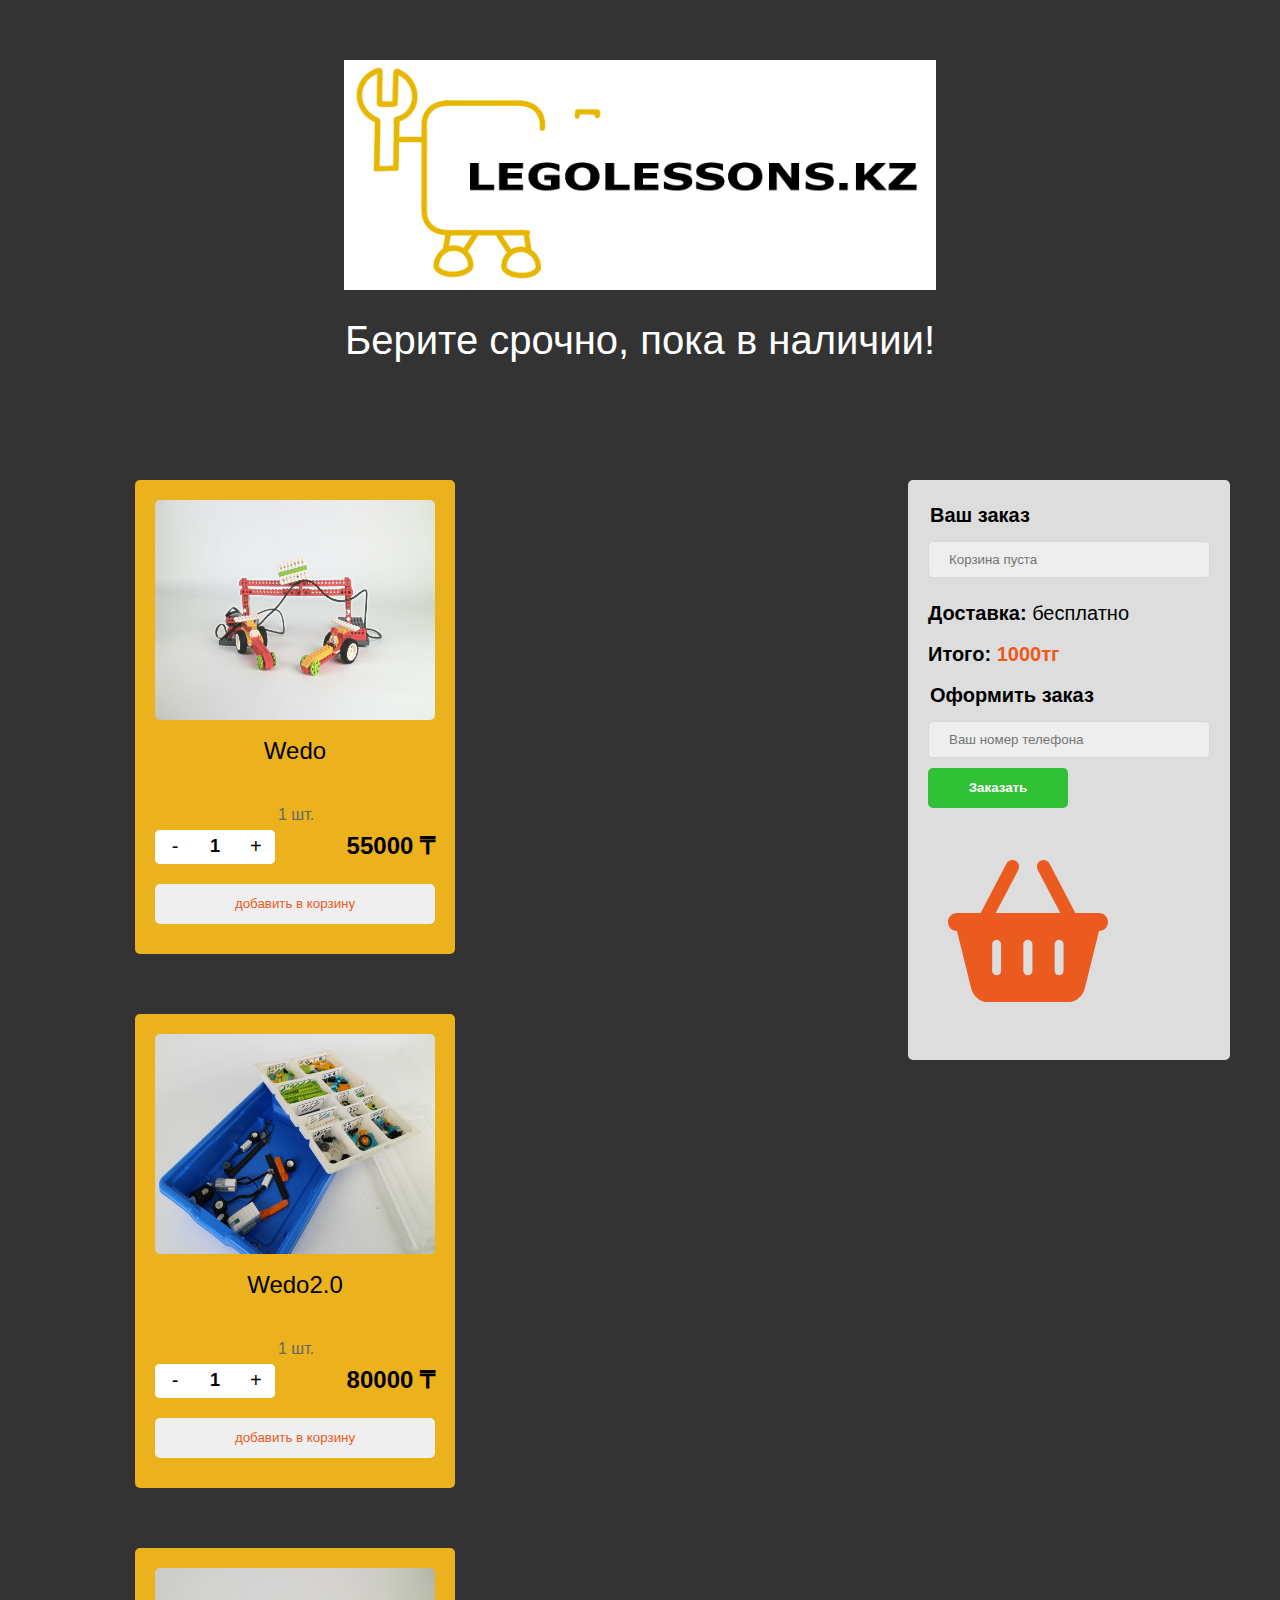
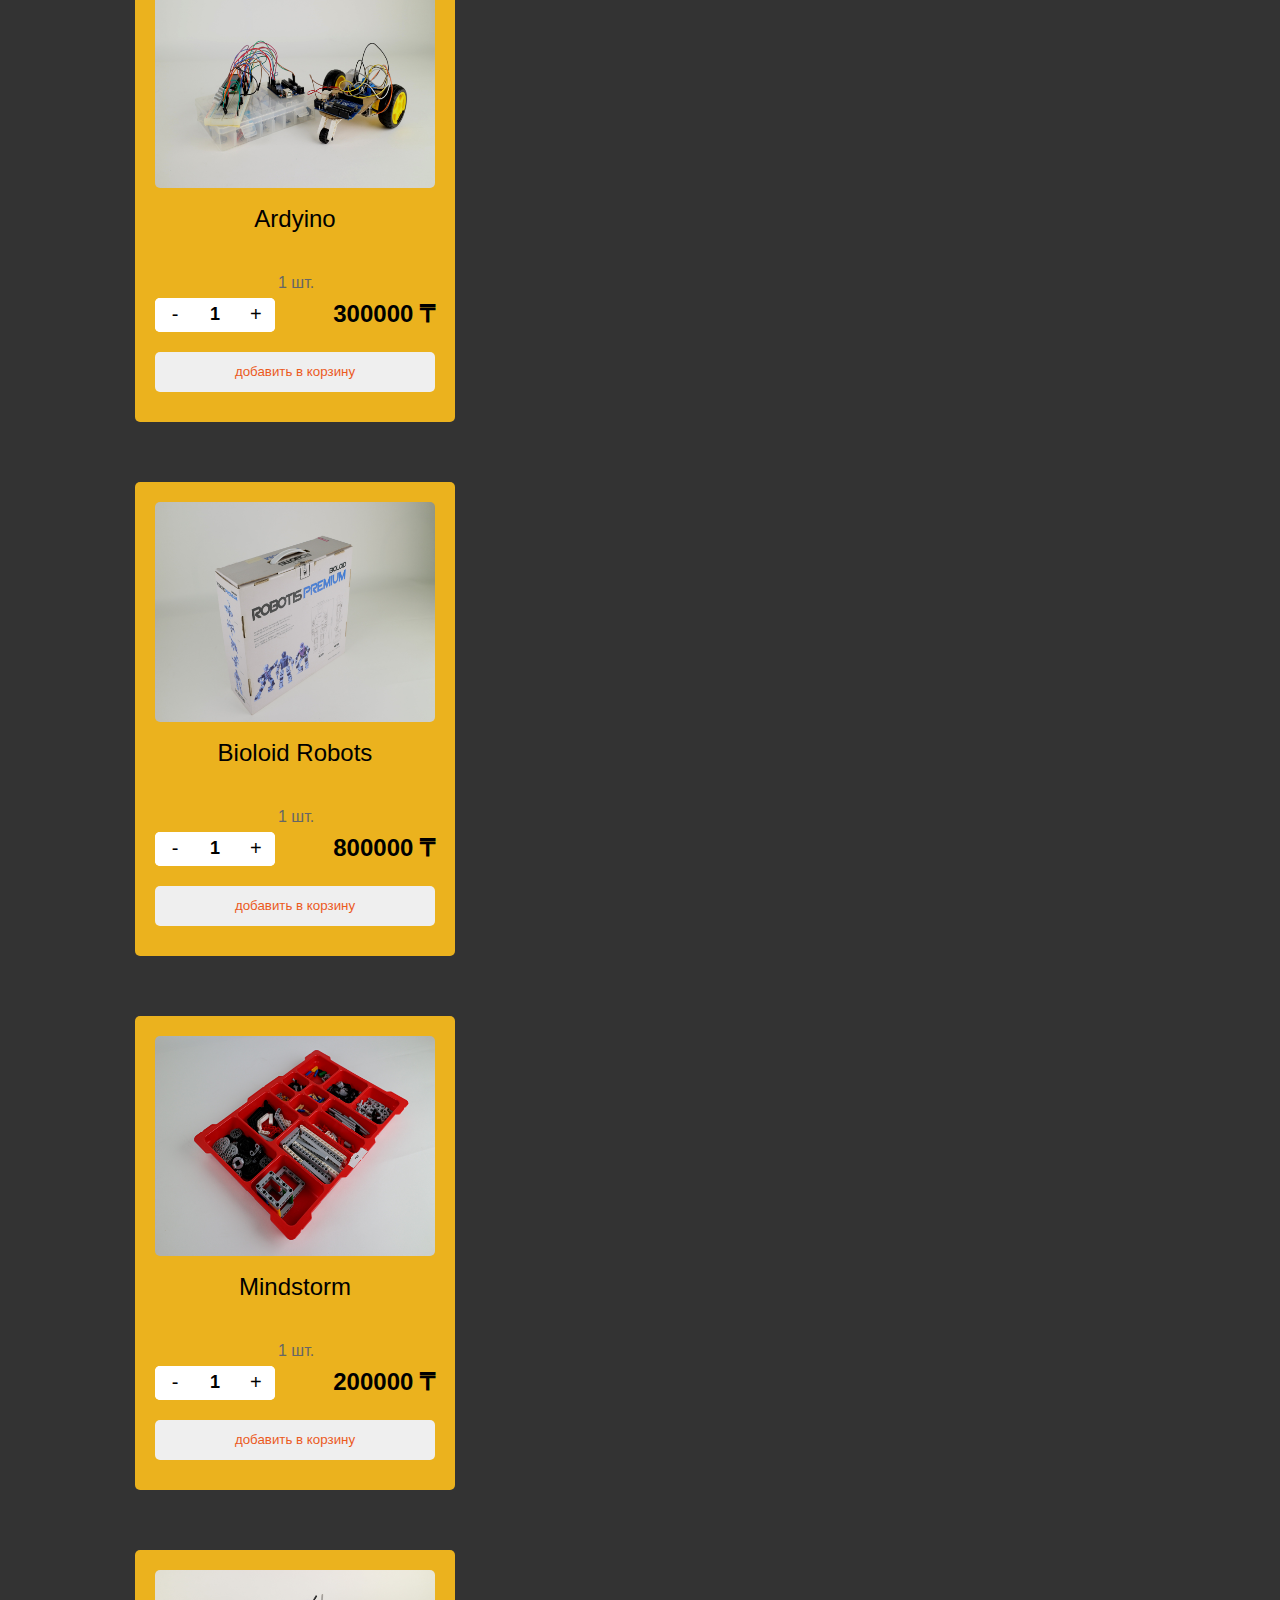
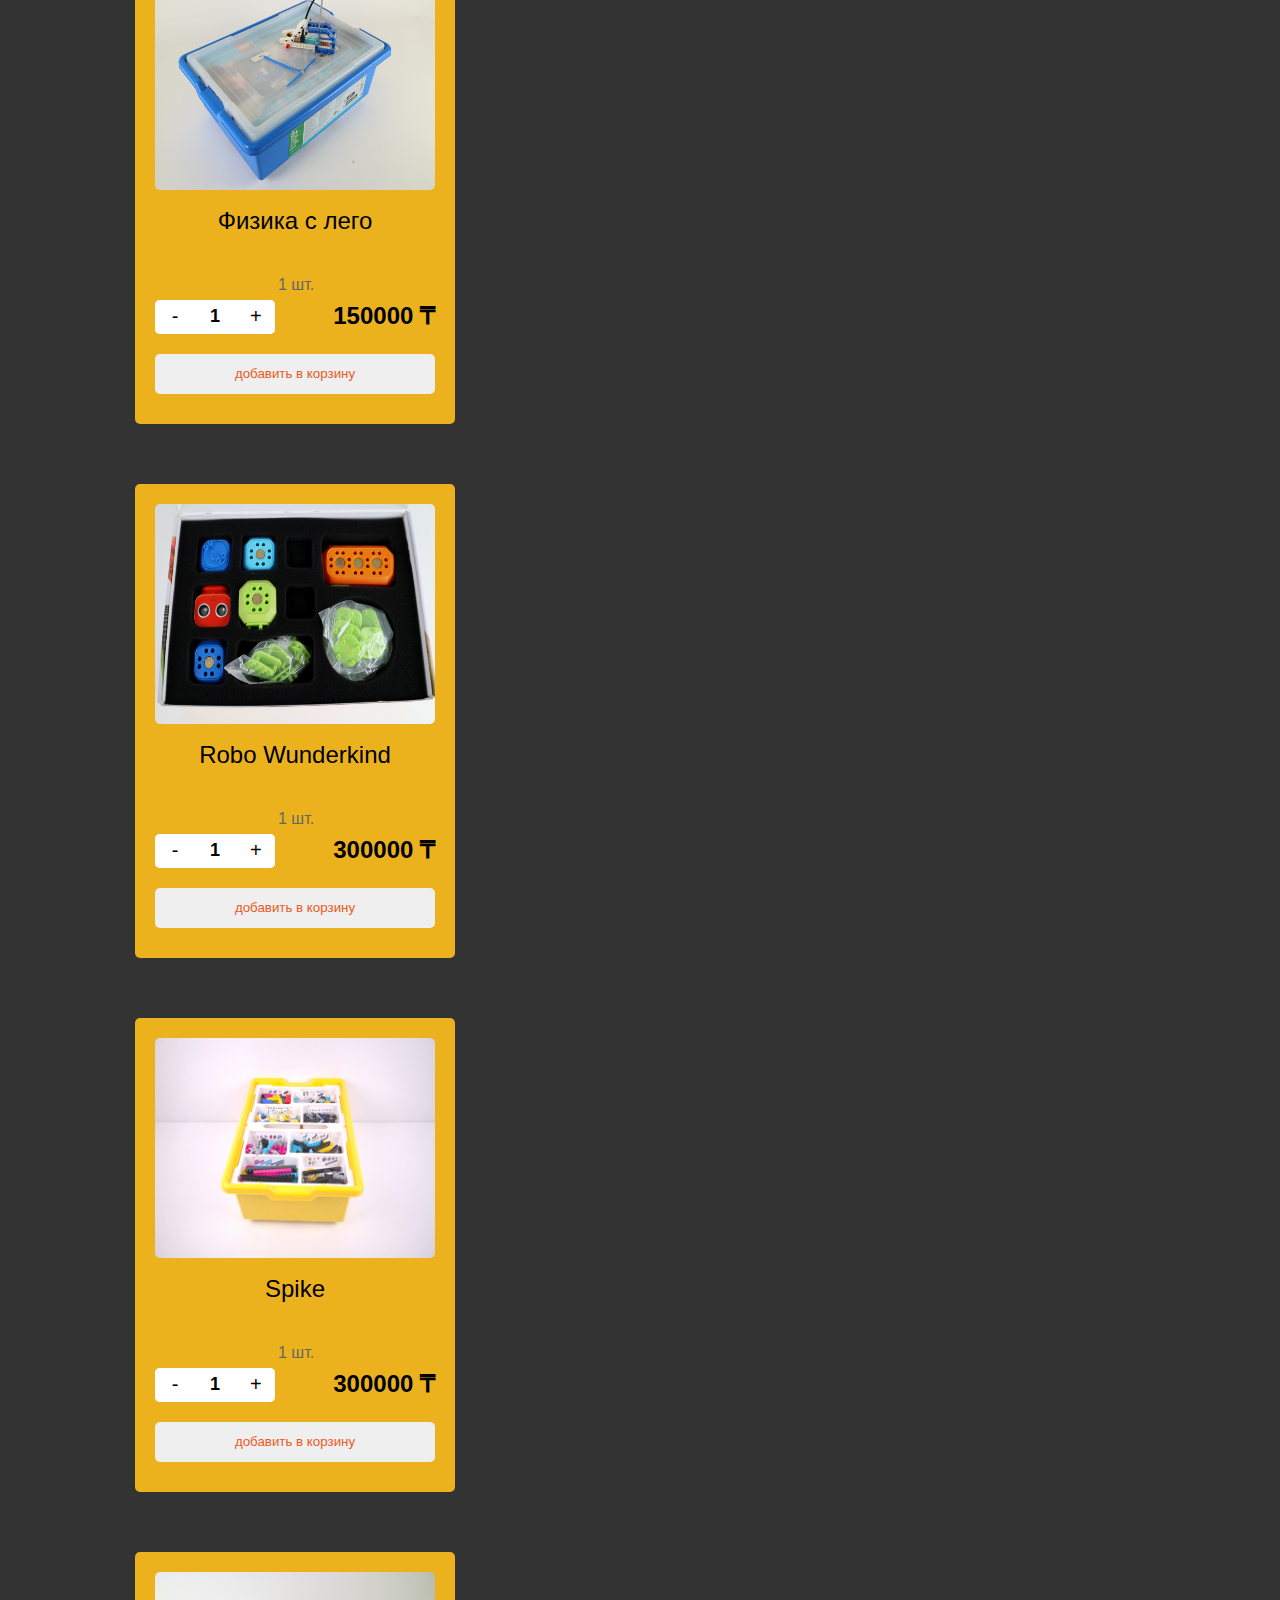
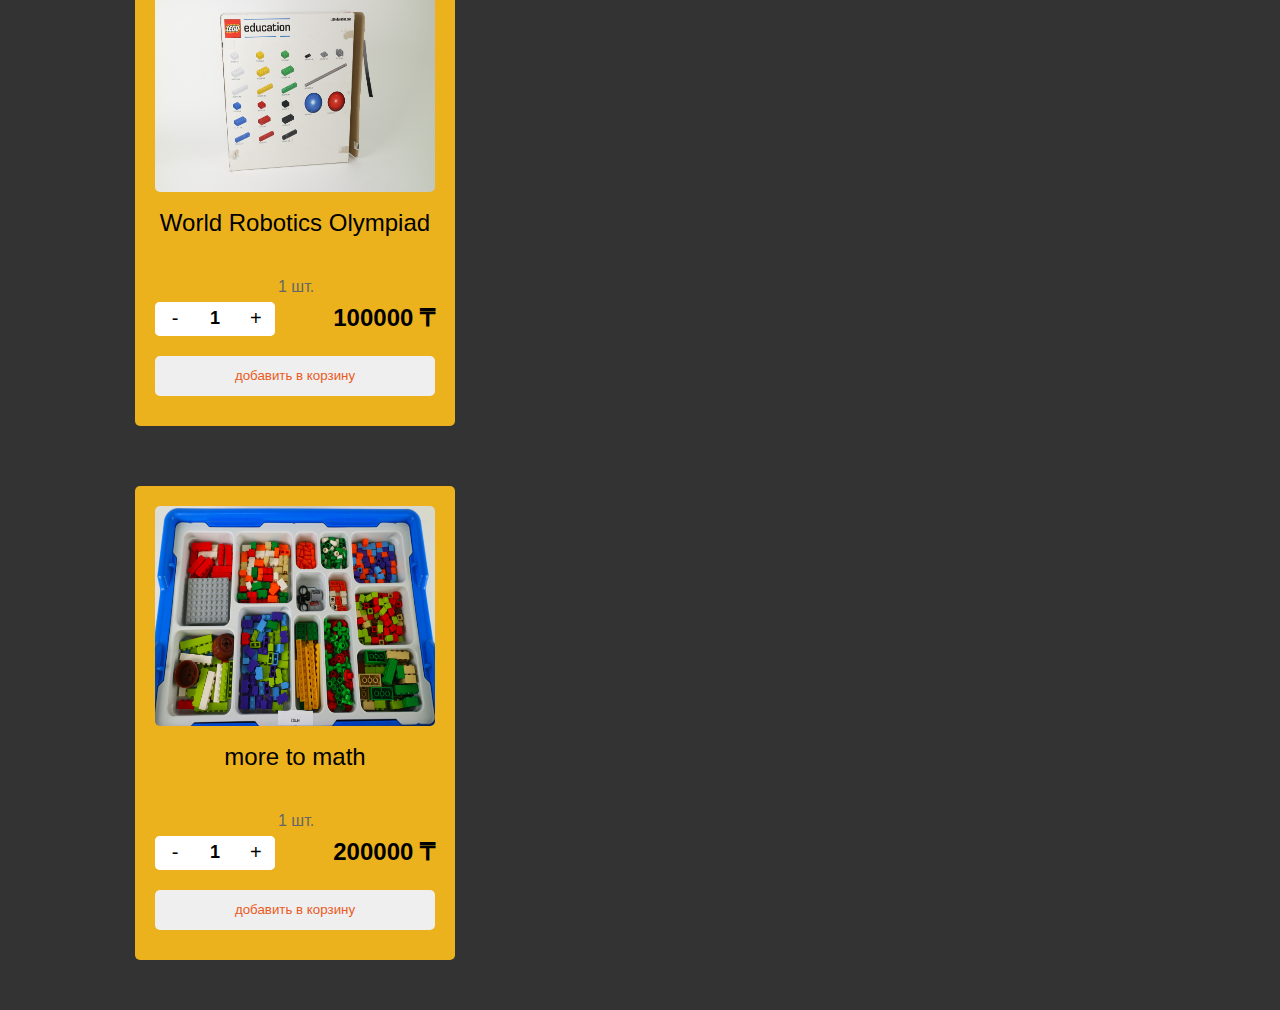
<file: catalog.html>
<!DOCTYPE html>
<html lang="ru">
    <head>
        <meta charset="UTF-8">
        <meta http-equiv="X-UA-Compatible" content="IE=edge">
        <meta name="viewport" content="width=device-width, initial-scale=1.0">
        <link href="/style.css" rel="stylesheet">
        <title>Legolessons</title>
    </head>
    <body>
        <header>
            <img class="logo" src="/img/Logotype (1).png" alt="Логотип компании" width="238" height="100">
        </header>
        <main>
            <h1 class="visually-hidden">Каталог товаров</h1>
            <p class="moto">Берите срочно, пока в наличии!</p>
            <div class="catalog-container">
                <section class="catalog">
                    <div class="card">
                        <img src="/img/Wedo.JPG" alt="Набор лего Wedo" width="280" height="220">
                        <a href="/products/Wedo.html"> Wedo</a>
                        <span class="count">1 шт.</span>
                        <div class="row">
                            <div class="buttons">
                                <button class="minus">-</button>
                                <span>1</span>
                                <button class="plus">+</button>
                            </div>
                            <span>55000 ₸</span>
                        </div>
                        <button class="basket">добавить в корзину</button>
                    </div>
                    <div class="card">
                        <img src="/img/Wedo2.0 2.JPG" alt="Набор лего Wedo2.0" width="280" height="220">
                        <a href="/products/Wedo20.html">Wedo2.0</a>
                        <span class="count">1 шт.</span>
                        <div class="row">
                            <div class="buttons">
                                <button class="minus">-</button>
                                <span>1</span>
                                <button class="plus">+</button>
                            </div>
                            <span>80000 ₸</span>
                        </div>
                        <button class="basket">добавить в корзину</button>
                    </div>
                    <div class="card">
                        <img src="/img/Ardyino1.JPG" alt="Набор лего Ardino" width="280" height="220">
                        <a href="/products/Ardyino.html">Ardyino</a>
                        <span class="count">1 шт.</span>
                        <div class="row">
                            <div class="buttons">
                                <button class="minus">-</button>
                                <span>1</span>
                                <button class="plus">+</button>
                            </div>
                            <span>300000 ₸</span>
                        </div>
                        <button class="basket">добавить в корзину</button>
                    </div>
                    <div class="card">
                        <img src="/img/Bioloid Robots 2.JPG" alt="Набор лего Bioloid Robots" width="280" height="220">
                        <a href="/products/bioloid robot.html"> Bioloid Robots</a>
                        <span class="count">1 шт.</span>
                        <div class="row">
                            <div class="buttons">
                                <button class="minus">-</button>
                                <span>1</span>
                                <button class="plus">+</button>
                            </div>
                            <span>800000 ₸</span>
                        </div>
                        <button class="basket">добавить в корзину</button>
                    </div>
                    <div class="card">
                        <img src="/img/Minstorm2.JPG" alt="Набор лего Minstorm" width="280" height="220">
                        <a href="/products/mindstorms.html"> Mindstorm</a>
                        <span class="count">1 шт.</span>
                        <div class="row">
                            <div class="buttons">
                                <button class="minus">-</button>
                                <span>1</span>
                                <button class="plus">+</button>
                            </div>
                            <span>200000 ₸</span>
                        </div>
                        <button class="basket">добавить в корзину</button>
                    </div>
                    <div class="card">
                        <img src="/img/physics1.JPG" alt="Набор лего Экспериментальная физика" width="280" height="220">
                        <a href="/products/Physics.html"> Физика с лего</a>
                        <span class="count">1 шт.</span>
                        <div class="row">
                            <div class="buttons">
                                <button class="minus">-</button>
                                <span>1</span>
                                <button class="plus">+</button>
                            </div>
                            <span>150000 ₸</span>
                        </div>
                        <button class="basket">добавить в корзину</button>
                    </div>
                    <div class="card">
                        <img src="/img/robo wunderkind.JPG" alt="Набор лего robo Wunderkind" width="280" height="220">
                        <a href="/products/Robo wunderkind.html"> Robo Wunderkind</a>
                        <span class="count">1 шт.</span>
                        <div class="row">
                            <div class="buttons">
                                <button class="minus">-</button>
                                <span>1</span>
                                <button class="plus">+</button>
                            </div>
                            <span>300000 ₸</span>
                        </div>
                        <button class="basket">добавить в корзину</button>
                    </div>
                    <div class="card">
                        <img src="/img/Spike1.jpg" alt="Набор лего Spike" width="280" height="220">
                        <a href="/products/Spike.html"> Spike</a>
                        <span class="count">1 шт.</span>
                        <div class="row">
                            <div class="buttons">
                                <button class="minus">-</button>
                                <span>1</span>
                                <button class="plus">+</button>
                            </div>
                            <span>300000 ₸</span>
                        </div>
                        <button class="basket">добавить в корзину</button>
                    </div>
                    <div class="card">
                        <img src="/img/Wro 1.JPG" alt="Набор лего Wro" width="280" height="220">
                        <a href="/products/WRO.html"> World Robotics Olympiad</a>
                        <span class="count">1 шт.</span>
                        <div class="row">
                            <div class="buttons">
                                <button class="minus">-</button>
                                <span>1</span>
                                <button class="plus">+</button>
                            </div>
                            <span>100000 ₸</span>
                        </div>
                        <button class="basket">добавить в корзину</button>
                    </div>
                    <div class="card">
                        <img src="/img/more to math2.JPG" alt="Набор лего More to math" width="280" height="220">
                        <a href="/products/more to math.html"> more to math</a>
                        <span class="count">1 шт.</span>
                        <div class="row">
                            <div class="buttons">
                                <button class="minus">-</button>
                                <span>1</span>
                                <button class="plus">+</button>
                            </div>
                            <span>200000 ₸</span>
                        </div>
                        <button class="basket">добавить в корзину</button>
                    </div>
                </section>
                <form class="form">
                    <fieldset>
                        <legend>Ваш заказ</legend>
                        <input type="text" placeholder="Корзина пуста" disabled>
                    </fieldset>
                    <p><span>Доставка:</span> бесплатно</p>
                    <p><span>Итого:</span> <span class="cost">1000тг</span></p>
                    <fieldset>
                        <legend>Оформить заказ</legend>
                        <input type="tel" placeholder="Ваш номер телефона">
                    </fieldset>
                    <svg xmlns="http://www.w3.org/2000/svg" viewBox="0 0 576 512"><!--! Font Awesome Pro 6.1.1 by @fontawesome - https://fontawesome.com License - https://fontawesome.com/license (Commercial License) Copyright 2022 Fonticons, Inc. --><path d="M171.7 191.1H404.3L322.7 35.07C316.6 23.31 321.2 8.821 332.9 2.706C344.7-3.409 359.2 1.167 365.3 12.93L458.4 191.1H544C561.7 191.1 576 206.3 576 223.1C576 241.7 561.7 255.1 544 255.1L492.1 463.5C484.1 492 459.4 512 430 512H145.1C116.6 512 91 492 83.88 463.5L32 255.1C14.33 255.1 0 241.7 0 223.1C0 206.3 14.33 191.1 32 191.1H117.6L210.7 12.93C216.8 1.167 231.3-3.409 243.1 2.706C254.8 8.821 259.4 23.31 253.3 35.07L171.7 191.1zM191.1 303.1C191.1 295.1 184.8 287.1 175.1 287.1C167.2 287.1 159.1 295.1 159.1 303.1V399.1C159.1 408.8 167.2 415.1 175.1 415.1C184.8 415.1 191.1 408.8 191.1 399.1V303.1zM271.1 303.1V399.1C271.1 408.8 279.2 415.1 287.1 415.1C296.8 415.1 304 408.8 304 399.1V303.1C304 295.1 296.8 287.1 287.1 287.1C279.2 287.1 271.1 295.1 271.1 303.1zM416 303.1C416 295.1 408.8 287.1 400 287.1C391.2 287.1 384 295.1 384 303.1V399.1C384 408.8 391.2 415.1 400 415.1C408.8 415.1 416 408.8 416 399.1V303.1z"/></svg>
                    <button>Заказать</button>
                </form>
            </div>
        </main>
    </body>
</html>
</file>
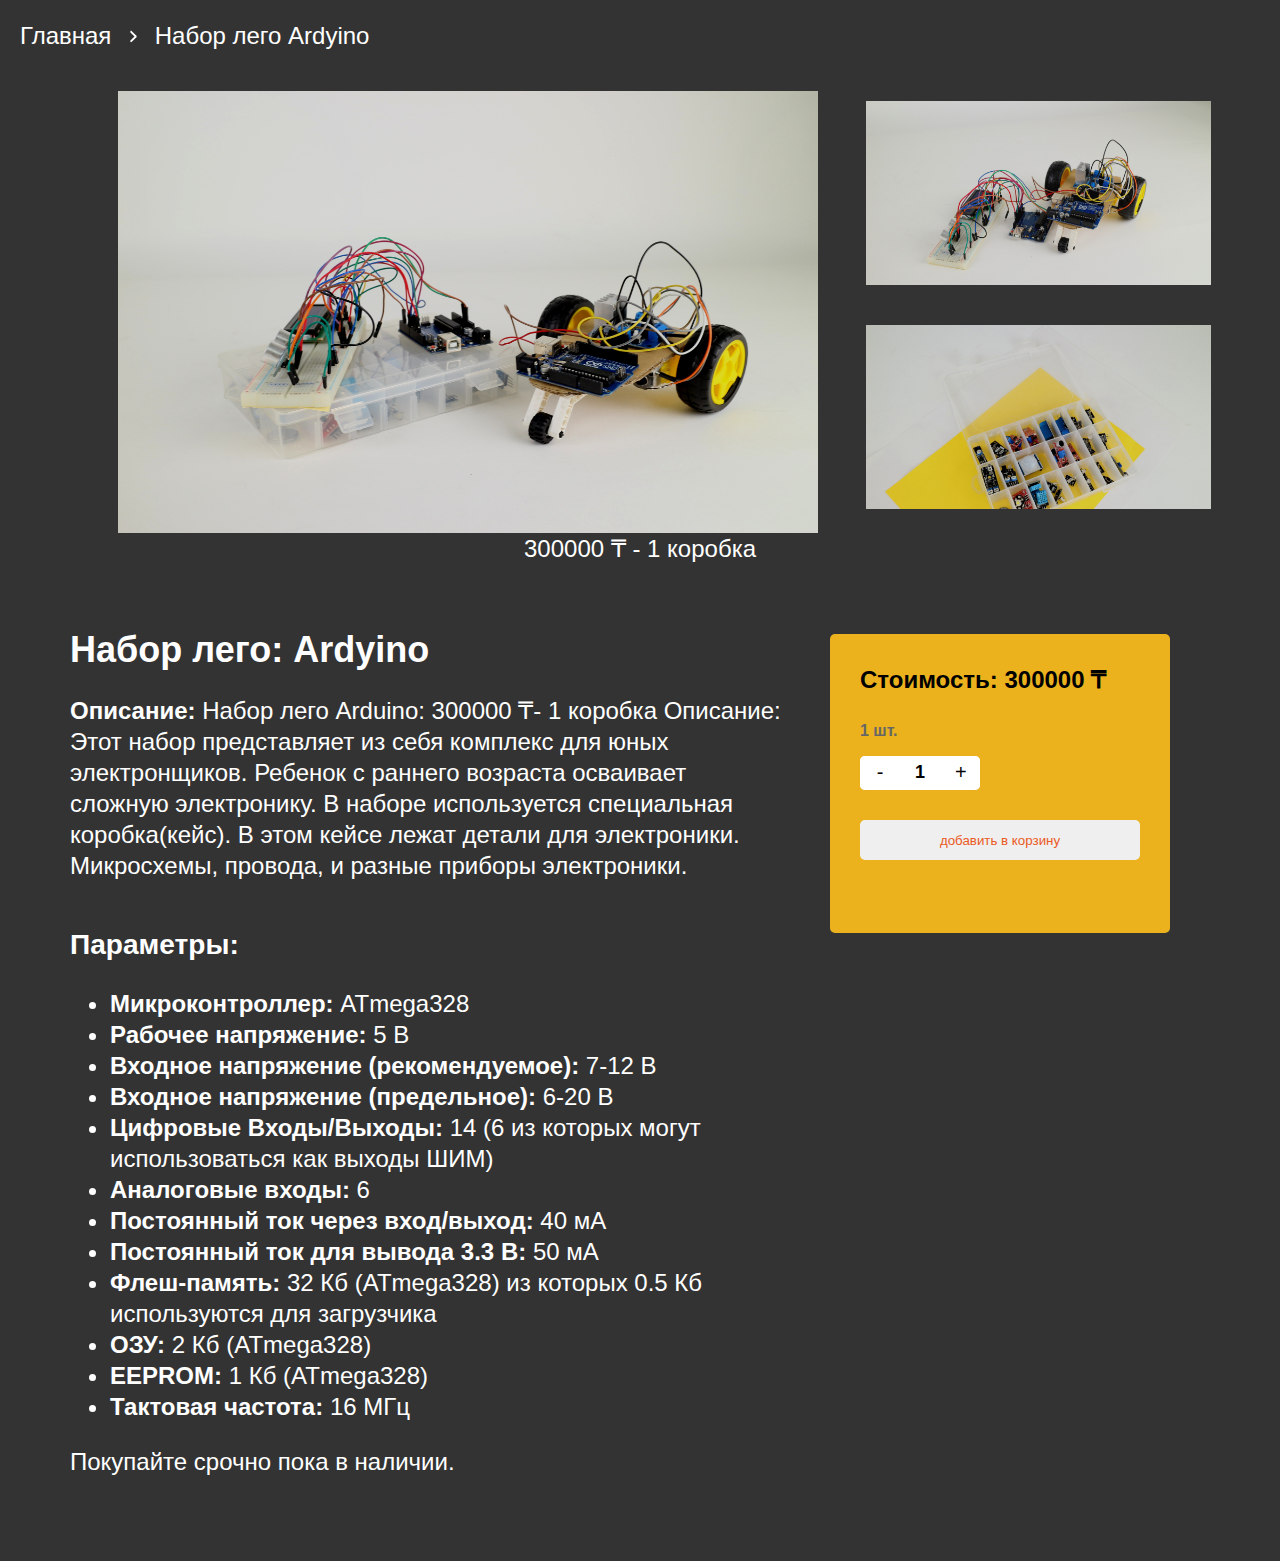
<file: products/Ardyino.html>
<!DOCTYPE html>
<html lang="ru">
    <head>
        <meta charset="UTF-8">
        <meta http-equiv="X-UA-Compatible" content="IE=edge">
        <meta name="viewport" content="width=device-width, initial-scale=1.0">
        <link href="../style.css" rel="stylesheet">
        <title>Набор лего Ardyino </title>
    </head>
    <body>
        <header>
            <nav>
                <a href="../catalog.html" class="glav">Главная</a>
                <svg class="strel" width="20" height="15" fill="#fff" xmlns="http://www.w3.org/2000/svg" viewBox="0 0 256 512"><!--! Font Awesome Pro 6.1.1 by @fontawesome - https://fontawesome.com License - https://fontawesome.com/license (Commercial License) Copyright 2022 Fonticons, Inc. --><path d="M64 448c-8.188 0-16.38-3.125-22.62-9.375c-12.5-12.5-12.5-32.75 0-45.25L178.8 256L41.38 118.6c-12.5-12.5-12.5-32.75 0-45.25s32.75-12.5 45.25 0l160 160c12.5 12.5 12.5 32.75 0 45.25l-160 160C80.38 444.9 72.19 448 64 448z" /></svg>
                <a>Набор лего Ardyino</a>
            </nav>
        </header>
        <main>
            <div class="Wedo">
                <div class="gallery">
                    <img src="../img/Ardyino1.JPG" width="320" height="214">
                    <div>
                        <div><img src="../img/ardyino2.JPG" width="345" height="214"></div>
                        <div><img src="../img/ardyino3.JPG" width="345" height="214"></div>
                    </div>
                </div>
                <h1 class="visually-hidden">Набор лего Ardyino</h1>
                <span>300000 ₸ - 1 коробка</span>
            </div>
            <div class="row">
                <div>
                    <h2>Набор лего: Ardyino</h2>
                    <p class="description"><span>Описание:</span> Набор лего Arduino: 300000 ₸- 1 коробка
                    Описание: Этот набор представляет из себя комплекс для юных электронщиков. Ребенок с раннего возраста осваивает сложную электронику. В наборе используется специальная коробка(кейс). В этом кейсе лежат детали для электроники. Микросхемы, провода, и разные приборы электроники.</p>
                    
                    <h3>Параметры:</h3> 
                    <ul>
                        <li><b>Микроконтроллер:</b> ATmega328</li>
                    <li><b>Рабочее напряжение: </b> 5 В</li> 
                    <li><b>Входное напряжение (рекомендуемое): </b> 7-12 В</li>
                    <li><b>Входное напряжение (предельное): </b> 6-20 В</li>
                    <li><b>Цифровые Входы/Выходы: </b> 14 (6 из которых могут использоваться как выходы ШИМ)</li>
                    <li><b>Аналоговые входы: </b>  6</li>
                    <li><b>Постоянный ток через вход/выход: </b> 40 мА</li>
                    <li><b>Постоянный ток для вывода 3.3 В: </b> 50 мА</li>
                    <li><b>Флеш-память: </b> 32 Кб (ATmega328) из которых 0.5 Кб используются для загрузчика </li>
                    <li><b>ОЗУ: </b>  2 Кб (ATmega328)</li>
                    <li><b>EEPROM: </b> 1 Кб (ATmega328)</li>
                    <li><b>Тактовая частота: </b>  16 МГц</li>
                    </ul>
                    <p>Покупайте срочно пока в наличии.</p>
                </div>
                <div class="card product-card">
                    <span class="price">Стоимость: 300000 ₸</span>
                    <div class="cont">
                        <span>1 шт.</span>
                    </div>
                    <div class="buttons button-2">
                        <button class="minus">-</button>
                        <span>1</span>
                        <button class="plus">+</button>
                    </div>
                    <button class="basket bask-2">добавить в корзину</button>
                </div>
            </div>
        </main>
        <footer></footer>
    </body>
</html>
</file>
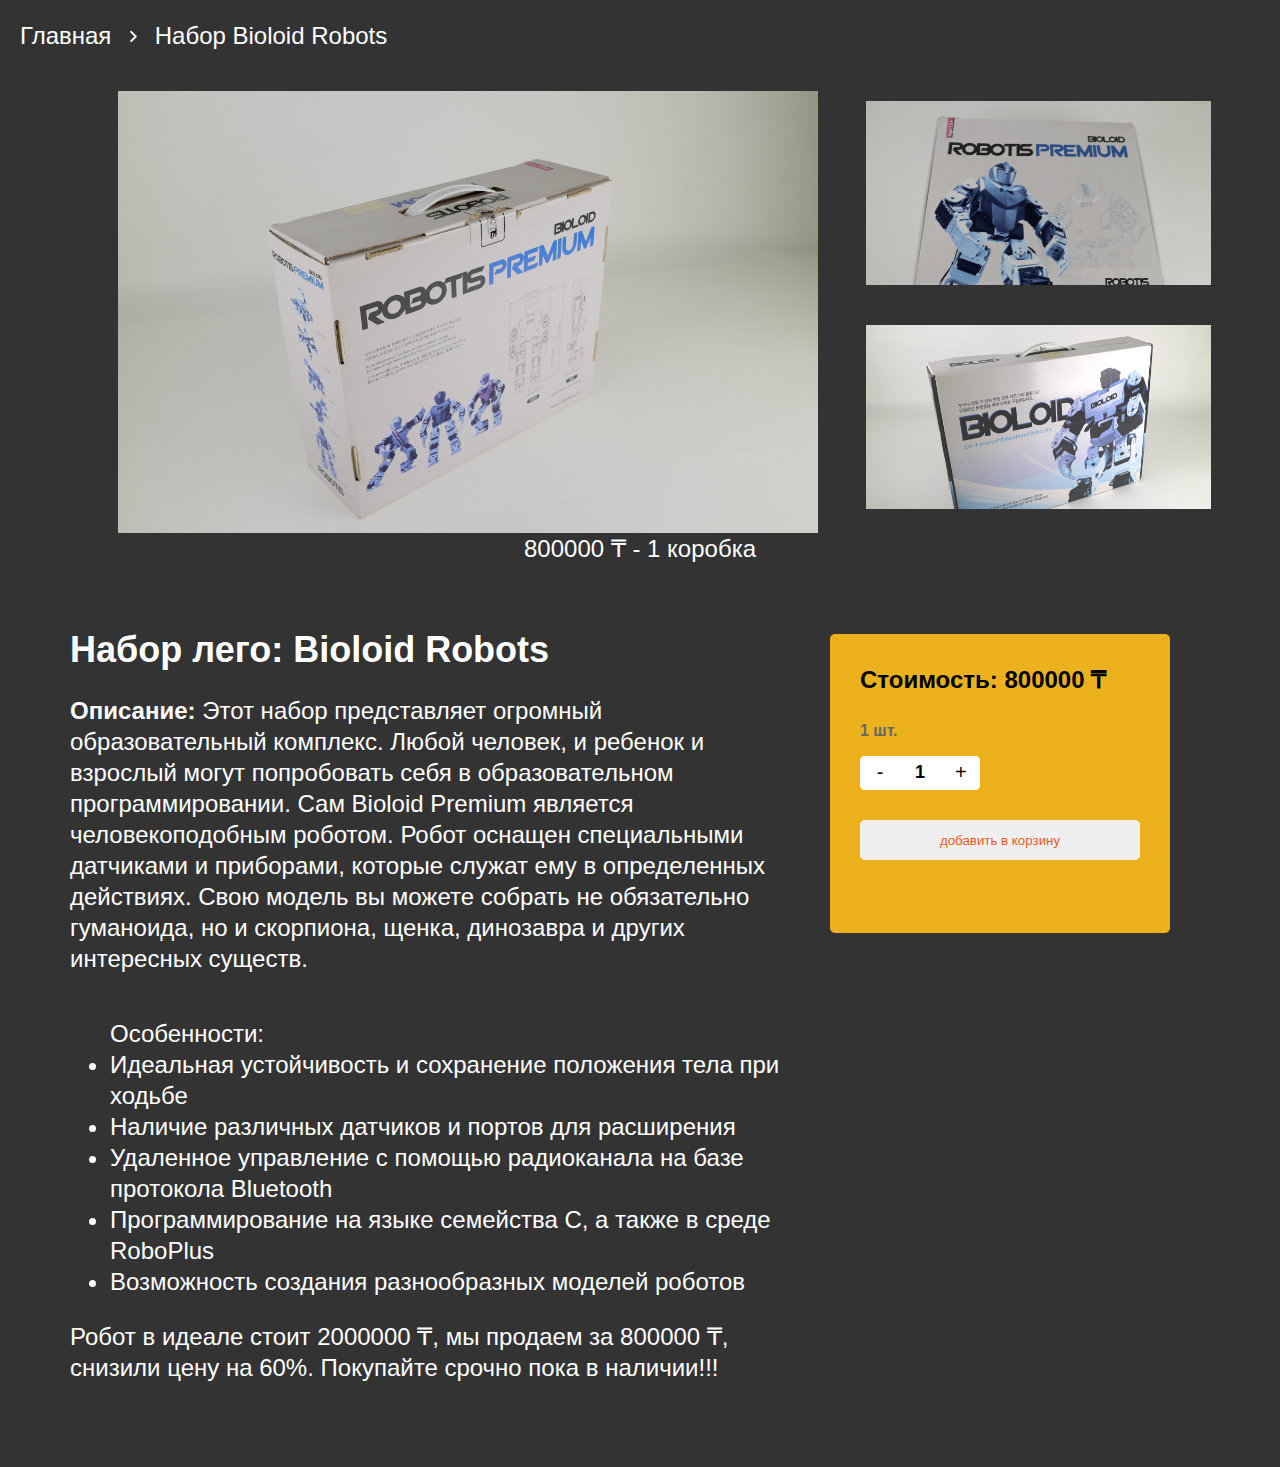
<file: products/bioloid robot.html>
<!DOCTYPE html>
<html lang="ru">
    <head>
        <meta charset="UTF-8">
        <meta http-equiv="X-UA-Compatible" content="IE=edge">
        <meta name="viewport" content="width=device-width, initial-scale=1.0">
        <link href="/style.css" rel="stylesheet">
        <title>Набор Bioloid Robots</title>
    </head>
    <body>
        <header>
            <nav>
                <a href="/catalog.html" class="glav">Главная</a>
                <svg class="strel" width="20" height="15" fill="#fff" xmlns="http://www.w3.org/2000/svg" viewBox="0 0 256 512"><!--! Font Awesome Pro 6.1.1 by @fontawesome - https://fontawesome.com License - https://fontawesome.com/license (Commercial License) Copyright 2022 Fonticons, Inc. --><path d="M64 448c-8.188 0-16.38-3.125-22.62-9.375c-12.5-12.5-12.5-32.75 0-45.25L178.8 256L41.38 118.6c-12.5-12.5-12.5-32.75 0-45.25s32.75-12.5 45.25 0l160 160c12.5 12.5 12.5 32.75 0 45.25l-160 160C80.38 444.9 72.19 448 64 448z" /></svg>
                <a>Набор Bioloid Robots</a>
            </nav>
        </header>
        <main>
            <div class="Wedo">
                <div class="gallery">
                    <img src="/img/Bioloid Robots 2.JPG" width="320" height="214">
                    <div>
                        <div><img src="/img/Bioloid Robots.JPG" width="345" height="214"></div>
                        <div><img src="/img/Bioloid Robots Premium.JPG" width="345" height="214"></div>
                    </div>
                </div>
                <h1 class="visually-hidden">Набор лего Bioloid Robots</h1>
                <span>800000 ₸ - 1 коробка</span>
            </div>
            <div class="row">
                <div>
                    <h2>Набор лего: Bioloid Robots</h2>
                    <p class="description"><span>Описание:</span> Этот набор представляет огромный образовательный комплекс. Любой человек, и ребенок и взрослый могут попробовать себя в образовательном программировании. Сам Bioloid Premium является человекоподобным роботом. Робот оснащен специальными датчиками и приборами, которые служат ему в определенных действиях. Свою модель вы можете собрать не обязательно гуманоида, но и скорпиона, щенка, динозавра и других интересных существ.</p>
                    <ul>Особенности:  
                        <li>Идеальная устойчивость и сохранение положения тела при ходьбе</li> 
                        <li>Наличие различных датчиков и портов для расширения</li>
                        <li>Удаленное управление с помощью радиоканала на базе протокола Bluetooth</li> 
                        <li>Программирование на языке семейства C, а также в среде RoboPlus</li> 
                        <li>Возможность создания разнообразных моделей роботов </li>
                    </ul>
                    <p>Робот в идеале стоит 2000000 ₸,  мы продаем за 800000 ₸, снизили цену на 60%.
                Покупайте срочно пока в наличии!!!
                    </p>
                </div>
                <div class="card product-card">
                    <span class="price">Стоимость: 800000 ₸</span>
                    <div class="cont">
                        <span>1 шт.</span>
                    </div>
                    <div class="buttons button-2">
                        <button class="minus">-</button>
                        <span>1</span>
                        <button class="plus">+</button>
                    </div>
                    <button class="basket bask-2">добавить в корзину</button>
                </div>
            </div>
        </main>
        <footer></footer>
    </body>
</html>
</file>
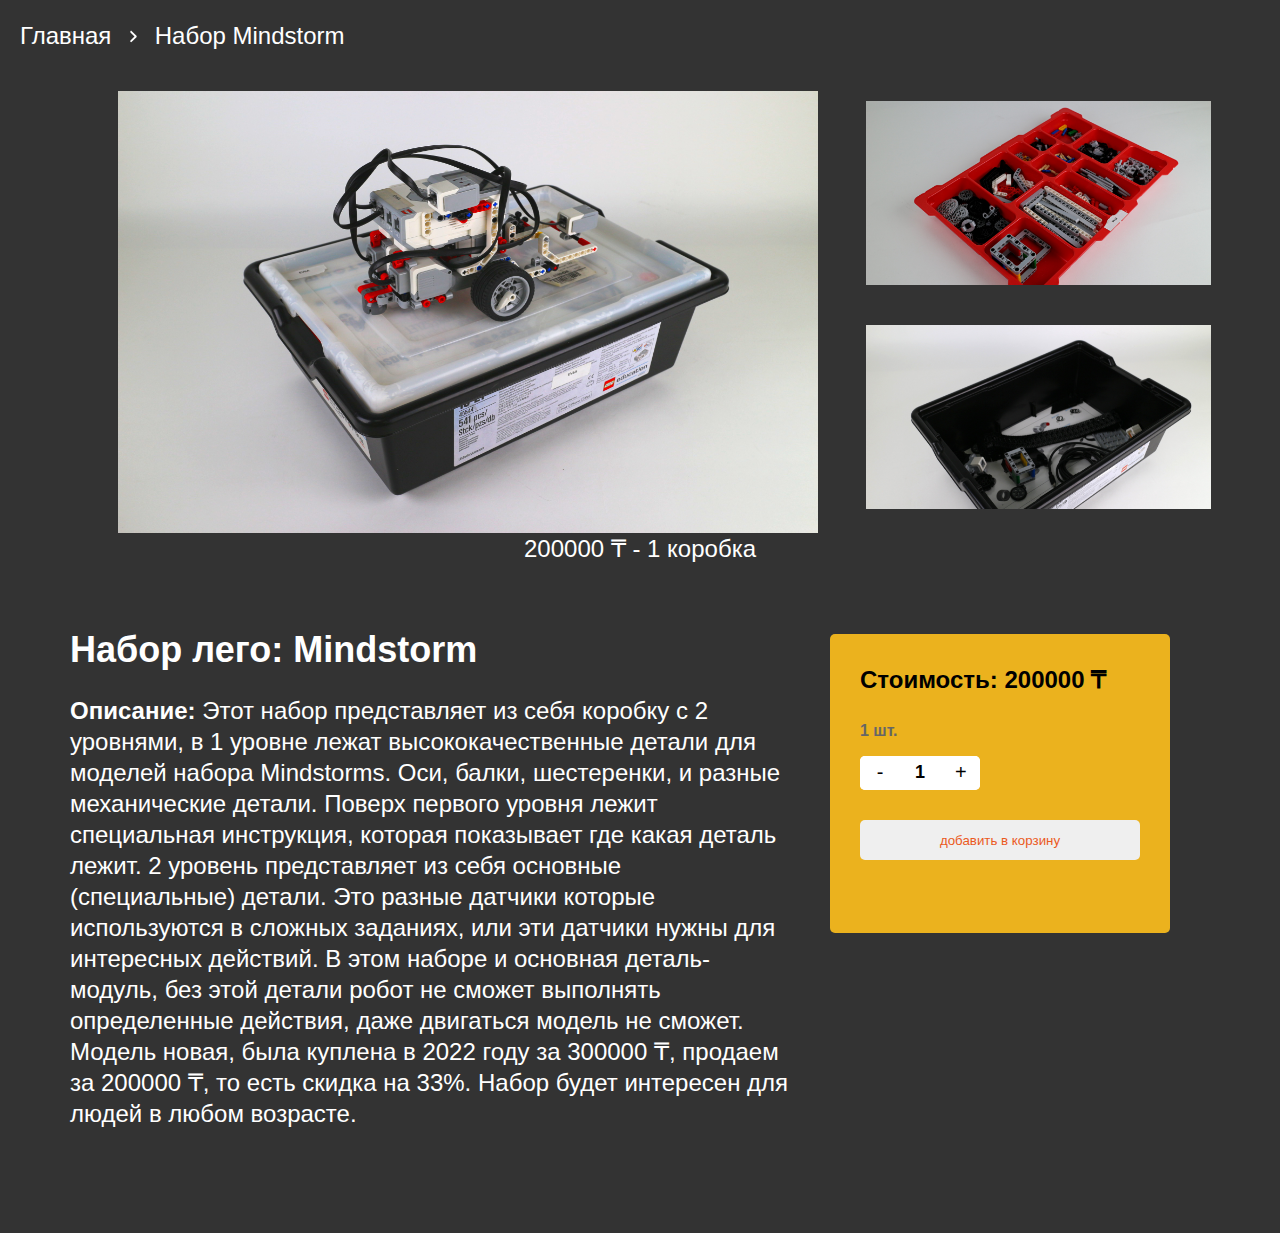
<file: products/mindstorms.html>
<!DOCTYPE html>
<html lang="ru">
    <head>
        <meta charset="UTF-8">
        <meta http-equiv="X-UA-Compatible" content="IE=edge">
        <meta name="viewport" content="width=device-width, initial-scale=1.0">
        <link href="/style.css" rel="stylesheet">
        <title>Набор Mindstorm</title>
    </head>
    <body>
        <header>
            <nav>
                <a href="../catalog.html" class="glav">Главная</a>
                <svg class="strel" width="20" height="15" fill="#fff" xmlns="http://www.w3.org/2000/svg" viewBox="0 0 256 512"><!--! Font Awesome Pro 6.1.1 by @fontawesome - https://fontawesome.com License - https://fontawesome.com/license (Commercial License) Copyright 2022 Fonticons, Inc. --><path d="M64 448c-8.188 0-16.38-3.125-22.62-9.375c-12.5-12.5-12.5-32.75 0-45.25L178.8 256L41.38 118.6c-12.5-12.5-12.5-32.75 0-45.25s32.75-12.5 45.25 0l160 160c12.5 12.5 12.5 32.75 0 45.25l-160 160C80.38 444.9 72.19 448 64 448z" /></svg>
                <a>Набор Mindstorm</a>
            </nav>
        </header>
        <main>
            <div class="Wedo">
                <div class="gallery">
                    <img src="/img/Minstorms1.JPG" width="320" height="214">
                    <div>
                        <div><img src="/img/Minstorm2.JPG" width="345" height="214"></div>
                        <div><img src="/img/Minstorm3.JPG" width="345" height="214"></div>
                    </div>
                </div>
                <h1 class="visually-hidden">Набор лего Mindstorm</h1>
                <span>200000 ₸ - 1 коробка</span>
            </div>
            <div class="row">
                <div>
                    <h2>Набор лего: Mindstorm</h2>
                    <p class="description"><span>Описание:</span> Этот набор представляет из себя коробку с 2 уровнями, в 1 уровне лежат высококачественные детали для моделей набора Mindstorms. Оси, балки, шестеренки, и разные механические детали. Поверх первого уровня лежит специальная инструкция, которая показывает где какая деталь лежит.
                        2 уровень представляет из себя основные (специальные) детали. Это разные датчики которые используются в сложных заданиях, или эти датчики нужны для интересных действий. В этом наборе и основная деталь-модуль, без этой детали робот не сможет выполнять определенные действия, даже двигаться модель не сможет. Модель новая, была куплена в 2022 году за 300000 ₸, продаем за 200000 ₸, то есть скидка на 33%. Набор будет интересен для людей в любом возрасте. 
                    </p>
                </div>    
                    <div class="card product-card">
                        <span class="price">Стоимость: 200000 ₸</span>
                        <div class="cont">
                            <span>1 шт.</span>
                        </div>
                        <div class="buttons button-2">
                            <button class="minus">-</button>
                            <span>1</span>
                            <button class="plus">+</button>
                        </div>
                        <button class="basket bask-2">добавить в корзину</button>
                    </div>
            </div>
        </main>
        <footer></footer>
    </body>
</html>
</file>
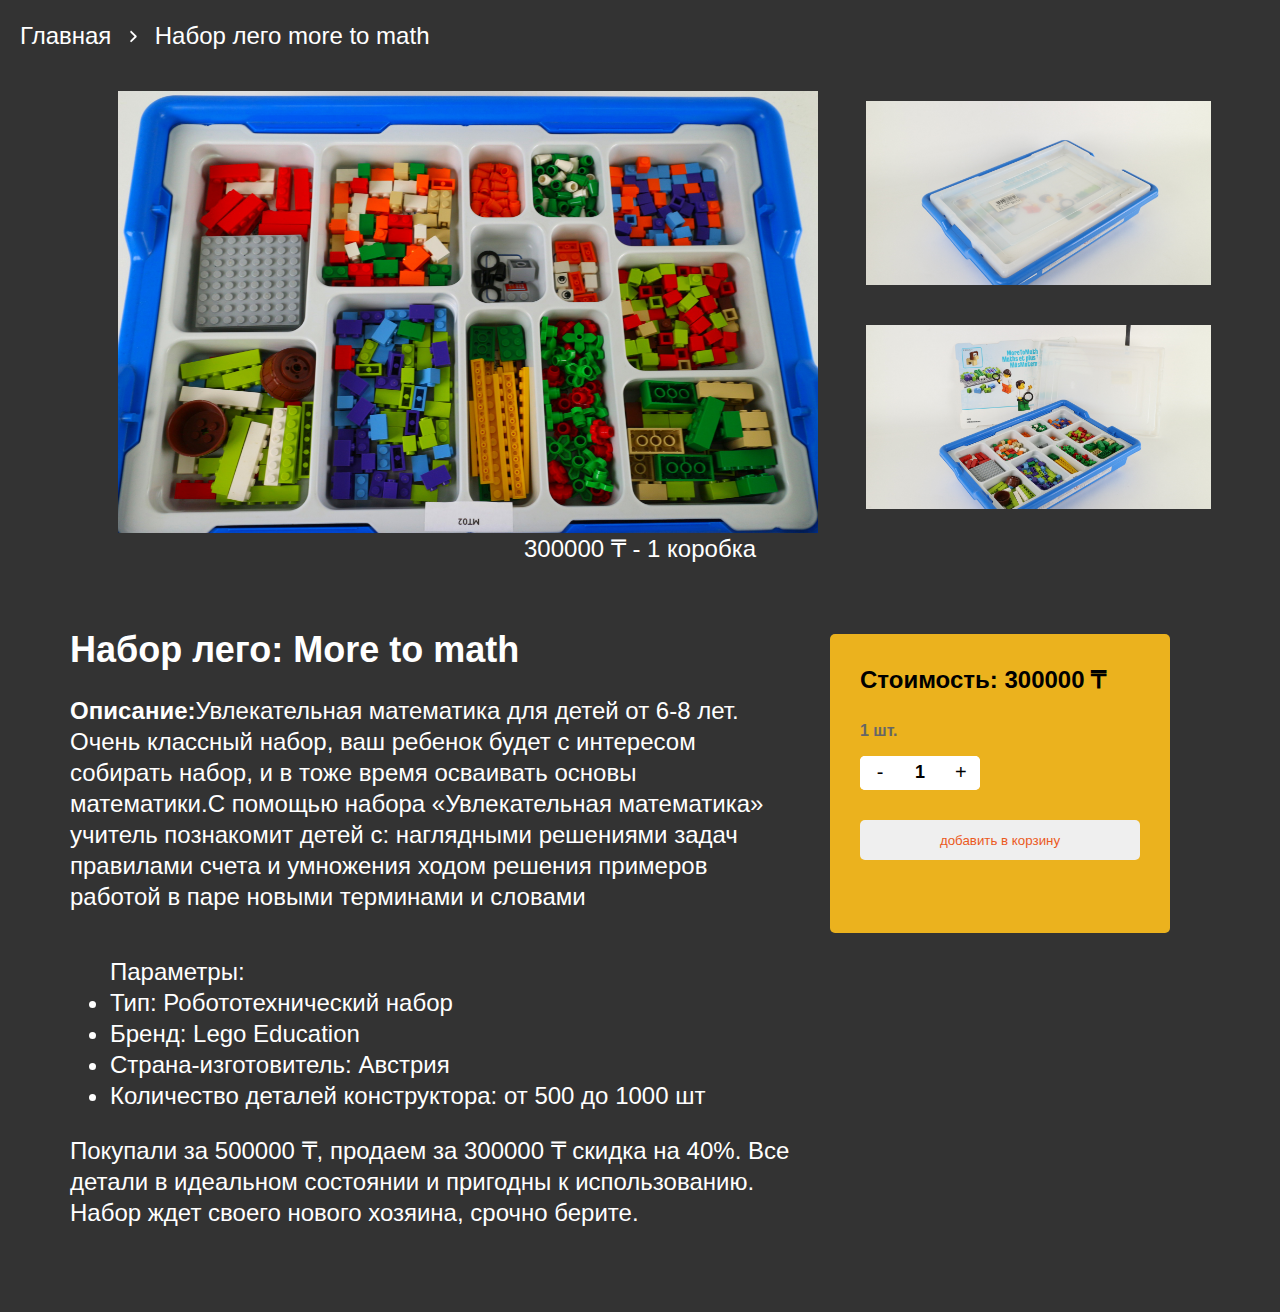
<file: products/more to math.html>
<!DOCTYPE html>
<html lang="ru">
    <head>
        <meta charset="UTF-8">
        <meta http-equiv="X-UA-Compatible" content="IE=edge">
        <meta name="viewport" content="width=device-width, initial-scale=1.0">
        <link href="/style.css" rel="stylesheet">
        <title>Набор more to math</title>
    </head>
    <body>
        <header>
            <nav>
                <a href="../catalog.html" class="glav">Главная</a>
                <svg class="strel" width="20" height="15" fill="#fff" xmlns="http://www.w3.org/2000/svg" viewBox="0 0 256 512"><!--! Font Awesome Pro 6.1.1 by @fontawesome - https://fontawesome.com License - https://fontawesome.com/license (Commercial License) Copyright 2022 Fonticons, Inc. --><path d="M64 448c-8.188 0-16.38-3.125-22.62-9.375c-12.5-12.5-12.5-32.75 0-45.25L178.8 256L41.38 118.6c-12.5-12.5-12.5-32.75 0-45.25s32.75-12.5 45.25 0l160 160c12.5 12.5 12.5 32.75 0 45.25l-160 160C80.38 444.9 72.19 448 64 448z" /></svg>
                <a>Набор лего more to math</a>
            </nav>
        </header>
        <main>
            <div class="Wedo">
                <div class="gallery">
                    <img src="/img/more to math2.JPG" width="320" height="214">
                    <div>
                        <div><img src="/img/more to math1.JPG" width="345" height="214"></div>
                        <div><img src="/img/more to match 3.JPG" width="345" height="214"></div>
                    </div>
                </div>
                <h1 class="visually-hidden">Набор лего more to math</h1>
                <span>300000 ₸ - 1 коробка</span>
            </div>
            <div class="row">
                <div>
                    <h2>Набор лего: More to math</h2>
                    <p class="description"><span>Описание:</span>Увлекательная математика для детей от 6-8 лет. Очень классный набор, ваш ребенок будет с интересом собирать набор, и в тоже время осваивать основы математики.С помощью набора «Увлекательная математика» учитель познакомит детей с:
                        наглядными решениями задач
                        правилами счета и умножения
                        ходом решения примеров
                        работой в паре
                        новыми терминами и словами
                    </p>
                    <ul>Параметры:
                        <li>Тип: Робототехнический набор</li>
                        <li>Бренд: Lego Education</li>
                        <li>Страна-изготовитель: Австрия</li>
                        <li>Количество деталей конструктора: от 500 до 1000 шт</li>
                    </ul>
                    <p>Покупали за 500000 ₸, продаем за 300000 ₸ скидка на 40%. Все детали в идеальном состоянии и пригодны к использованию. Набор ждет своего нового хозяина, срочно берите.</p>
                </div>
                <div class="card product-card">
                    <span class="price">Стоимость: 300000 ₸</span>
                    <div class="cont">
                        <span>1 шт.</span>
                    </div>
                    <div class="buttons button-2">
                        <button class="minus">-</button>
                        <span>1</span>
                        <button class="plus">+</button>
                    </div>
                    <button class="basket bask-2">добавить в корзину</button>
                </div>
            </div>
        </main>
        <footer></footer>
    </body>
</html>
</file>
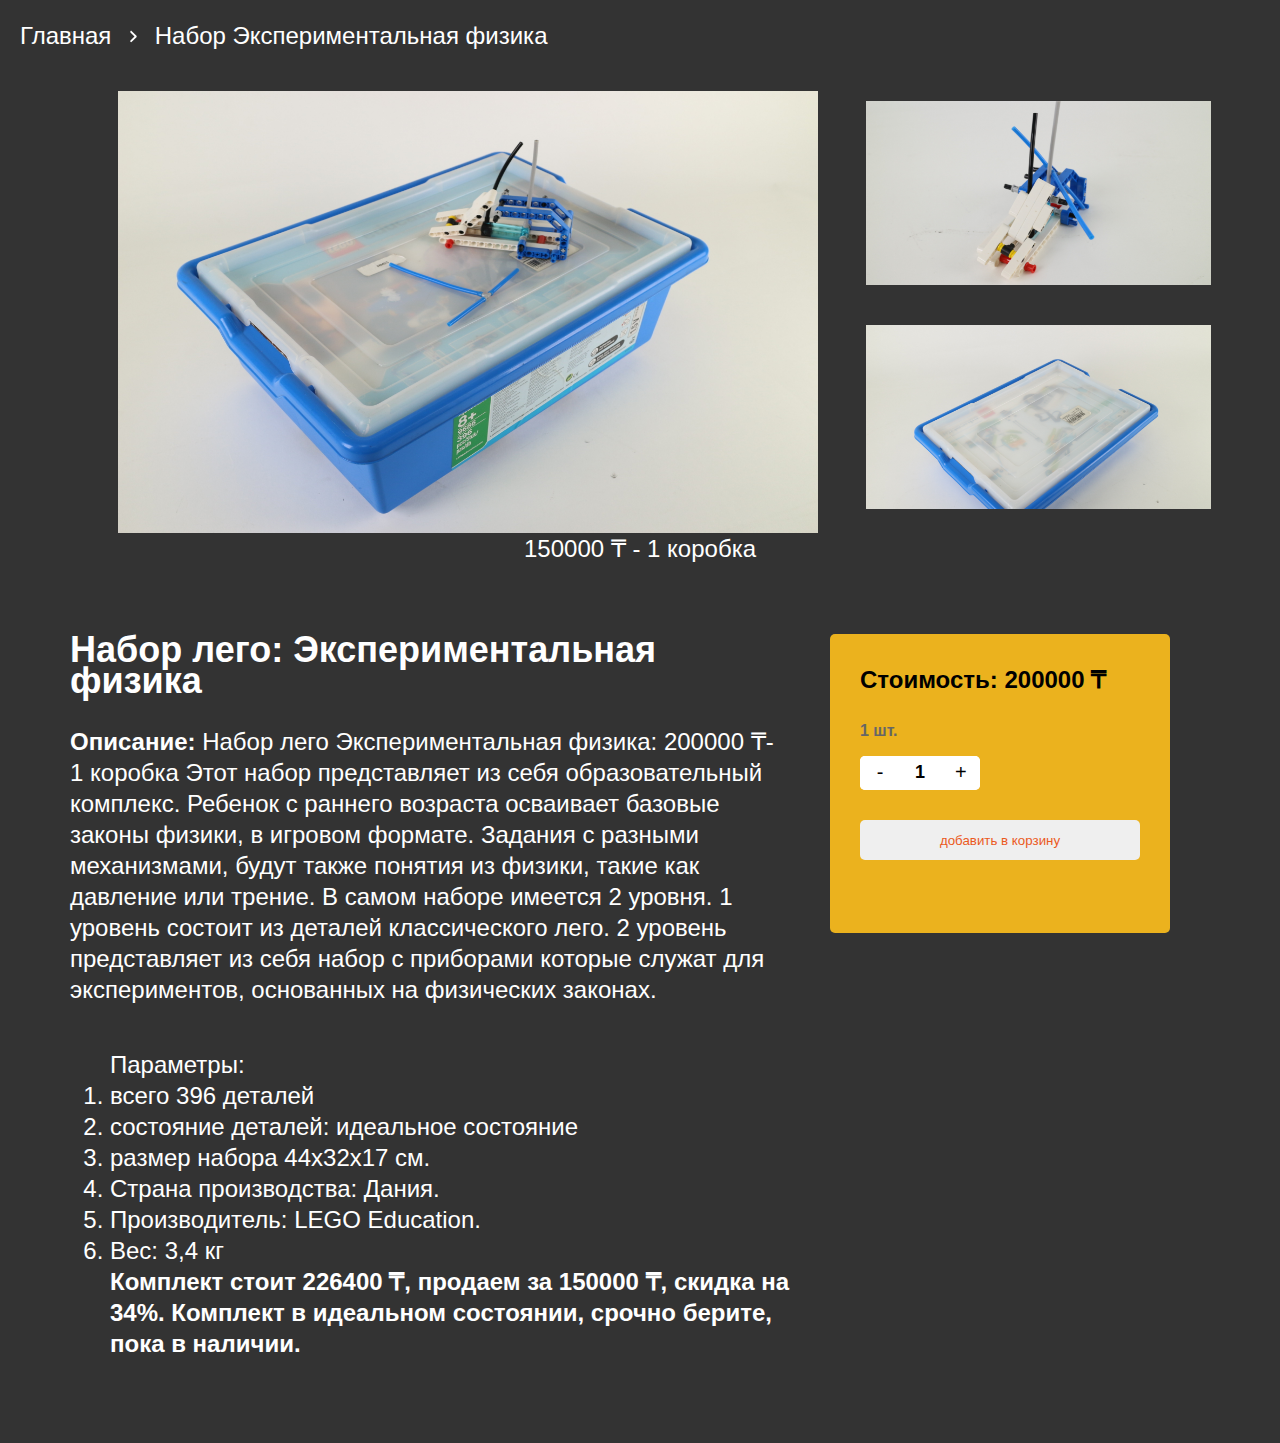
<file: products/Physics.html>
<!DOCTYPE html>
<html lang="ru">
    <head>
        <meta charset="UTF-8">
        <meta http-equiv="X-UA-Compatible" content="IE=edge">
        <meta name="viewport" content="width=device-width, initial-scale=1.0">
        <link href="/style.css" rel="stylesheet">
        <title>Набор Экспериментальная физика</title>
    </head>
    <body>
        <header>
            <nav>
                <a href="../catalog.html" class="glav">Главная</a>
                <svg class="strel" width="20" height="15" fill="#fff" xmlns="http://www.w3.org/2000/svg" viewBox="0 0 256 512"><!--! Font Awesome Pro 6.1.1 by @fontawesome - https://fontawesome.com License - https://fontawesome.com/license (Commercial License) Copyright 2022 Fonticons, Inc. --><path d="M64 448c-8.188 0-16.38-3.125-22.62-9.375c-12.5-12.5-12.5-32.75 0-45.25L178.8 256L41.38 118.6c-12.5-12.5-12.5-32.75 0-45.25s32.75-12.5 45.25 0l160 160c12.5 12.5 12.5 32.75 0 45.25l-160 160C80.38 444.9 72.19 448 64 448z" /></svg>
                <a>Набор Экспериментальная физика</a>
            </nav>
        </header>
        <main>
            <div class="Wedo">
                <div class="gallery">
                    <img src="/img/physics1.JPG" width="320" height="214">
                    <div>
                        <div><img src="/img/physics2.JPG" width="345" height="214"></div>
                        <div><img src="/img/Physics3.JPG" width="345" height="214"></div>
                    </div>
                </div>
                <h1 class="visually-hidden">Набор лего Экспериментальная физика</h1>
                <span>150000 ₸ - 1 коробка</span>
            </div>
            <div class="row">
                <div>
                    <h2>Набор лего: Экспериментальная физика</h2>
                    <p class="description"><span>Описание:</span> Набор лего Экспериментальная физика: 200000 ₸- 1 коробка
                        Этот набор представляет из себя образовательный комплекс. Ребенок с раннего возраста осваивает базовые законы физики, в игровом формате. Задания с разными механизмами, будут также понятия из физики, такие как давление или трение. В самом наборе имеется 2 уровня. 1 уровень состоит из деталей классического лего. 2 уровень представляет из себя набор с приборами которые служат для экспериментов, основанных на физических законах. 
                    <ol>Параметры:  
                    <li>всего 396 деталей</li> 
                    <li>состояние деталей: идеальное состояние</li>
                    <li>размер набора 44x32x17 см.</li> 
                    <li>Страна производства: Дания.</li> 
                    <li>Производитель: LEGO Education.</li>
                    <li>Вес: 3,4 кг</li>
            <span>Комплект стоит 226400 ₸, продаем за 150000 ₸, скидка на 34%. Комплект в идеальном состоянии, срочно берите, пока в наличии.</span></ol>
                    </p>
                </div>
                <div class="card product-card">
                    <span class="price">Стоимость: 200000 ₸</span>
                    <div class="cont">
                        <span>1 шт.</span>
                    </div>
                    <div class="buttons button-2">
                        <button class="minus">-</button>
                        <span>1</span>
                        <button class="plus">+</button>
                    </div>
                    <button class="basket bask-2">добавить в корзину</button>
                </div>
            </div>
        </main>
        <footer></footer>
    </body>
</html>
</file>
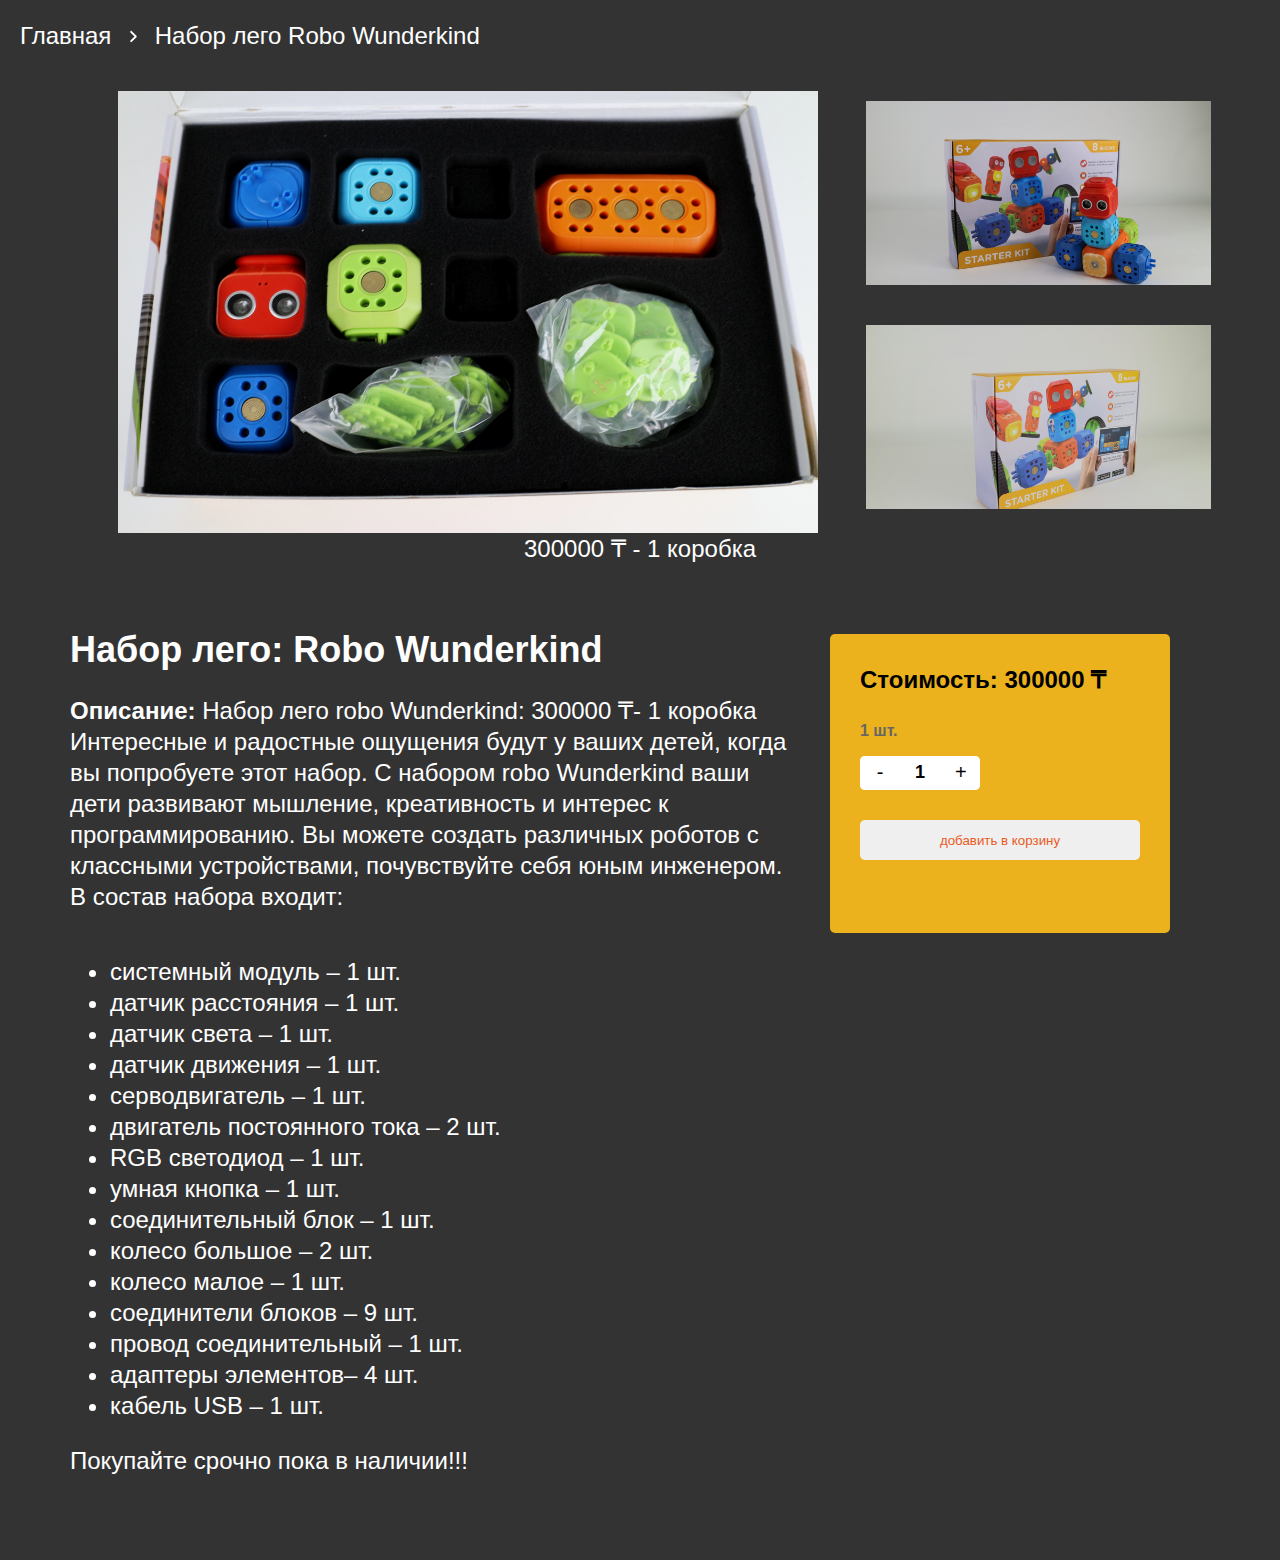
<file: products/Robo wunderkind.html>
<!DOCTYPE html>
<html lang="ru">
    <head>
        <meta charset="UTF-8">
        <meta http-equiv="X-UA-Compatible" content="IE=edge">
        <meta name="viewport" content="width=device-width, initial-scale=1.0">
        <link href="/style.css" rel="stylesheet">
        <title>Набор Robo Wunderkind</title>
    </head>
    <body>
        <header>
            <nav>
                <a href="../catalog.html" class="glav">Главная</a>
                <svg class="strel" width="20" height="15" fill="#fff" xmlns="http://www.w3.org/2000/svg" viewBox="0 0 256 512"><!--! Font Awesome Pro 6.1.1 by @fontawesome - https://fontawesome.com License - https://fontawesome.com/license (Commercial License) Copyright 2022 Fonticons, Inc. --><path d="M64 448c-8.188 0-16.38-3.125-22.62-9.375c-12.5-12.5-12.5-32.75 0-45.25L178.8 256L41.38 118.6c-12.5-12.5-12.5-32.75 0-45.25s32.75-12.5 45.25 0l160 160c12.5 12.5 12.5 32.75 0 45.25l-160 160C80.38 444.9 72.19 448 64 448z" /></svg>
                <a>Набор лего Robo Wunderkind</a>
            </nav>
        </header>
        <main>
            <div class="Wedo">
                <div class="gallery">
                    <img src="/img/robo wunderkind.JPG" width="320" height="214">
                    <div>
                        <div><img src="/img/robo wunderkind2.JPG" width="345" height="214"></div>
                        <div><img src="/img/robo wunderkind3.JPG" width="345" height="214"></div>
                    </div>
                </div>
                <h1 class="visually-hidden">Набор лего Robo Wunderkind</h1>
                <span>300000 ₸ - 1 коробка</span>
            </div>
            <div class="row">
                <div>
                    <h2>Набор лего: Robo Wunderkind</h2>
                    <p class="description"><span>Описание:</span> Набор лего robo Wunderkind: 300000 ₸- 1 коробка 
                        Интересные и радостные ощущения будут у ваших детей, когда вы попробуете этот набор. С набором robo Wunderkind ваши дети развивают мышление, креативность и интерес к программированию. Вы можете создать различных роботов с классными устройствами, почувствуйте себя юным инженером. В состав набора входит:</p>
                    <ul>
                        <li>системный модуль – 1 шт.</li>
                        <li>датчик расстояния – 1 шт.</li>
                        <li>датчик света – 1 шт.</li>
                        <li>датчик движения – 1 шт.</li>
                        <li>серводвигатель – 1 шт.</li>
                        <li>двигатель постоянного тока – 2 шт.</li>
                        <li>RGB светодиод – 1 шт.</li>
                        <li>умная кнопка – 1 шт.</li>
                        <li>соединительный блок – 1 шт.</li>
                        <li>колесо большое – 2 шт.</li>
                        <li>колесо малое – 1 шт.</li>
                        <li>соединители блоков – 9 шт. </li>
                        <li>провод соединительный – 1 шт.</li>
                        <li>адаптеры элементов– 4 шт.</li>
                        <li>кабель USB – 1 шт.</li>
                    </ul>
                    <p>Покупайте срочно пока в наличии!!!</p>
                </div>
                <div class="card product-card">
                    <span class="price">Стоимость: 300000 ₸</span>
                    <div class="cont">
                        <span>1 шт.</span>
                    </div>
                    <div class="buttons button-2">
                        <button class="minus">-</button>
                        <span>1</span>
                        <button class="plus">+</button>
                    </div>
                    <button class="basket bask-2">добавить в корзину</button>
                </div>
            </div>
        </main>
        <footer></footer>
    </body>
</html>
</file>
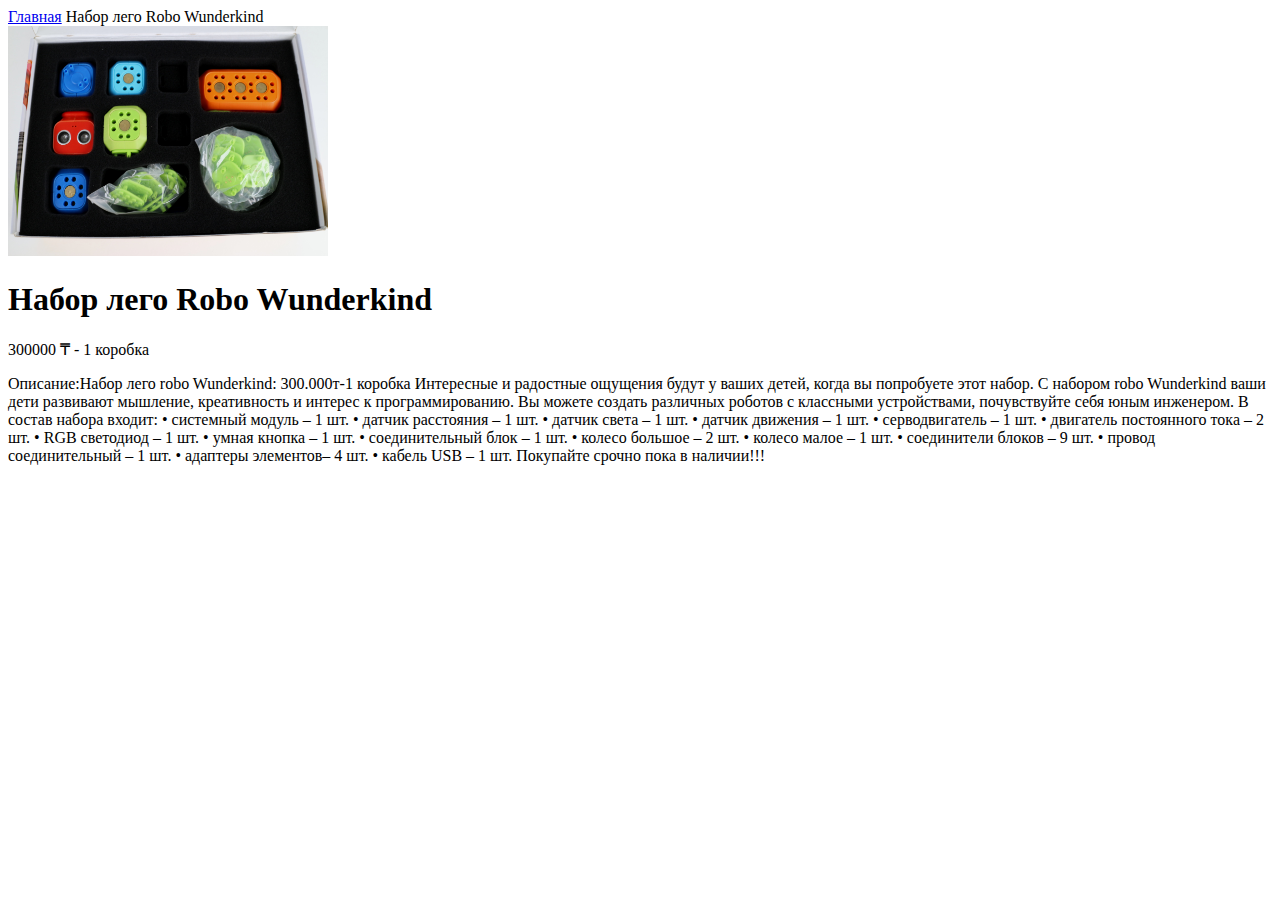
<file: products/Robots Premium.html>
<!DOCTYPE html>
<html lang="ru">
<head>
    <meta charset="UTF-8">
    <meta http-equiv="X-UA-Compatible" content="IE=edge">
    <meta name="viewport" content="width=device-width, initial-scale=1.0">
    <title>Набор Robo Wunderkind</title>
</head>
<body>
    <header>
        <nav>
            <a href="../catalog.html">Главная</a>
            <a>Набор лего Robo Wunderkind</a>
        </nav>
    </header>
    <main>
        <img src="../img/robo wunderkind.JPG" width="320" height="230">
        <h1>Набор лего Robo Wunderkind</h1>
        <span>300000 ₸ - 1 коробка</span>
        <p><span>Описание:</span>Набор лего robo Wunderkind: 300.000т-1 коробка 
             Интересные и радостные ощущения будут у ваших детей, когда вы попробуете этот набор. С набором robo Wunderkind ваши дети развивают мышление, креативность и интерес к программированию. Вы можете создать различных роботов с классными устройствами, почувствуйте себя юным инженером. В состав набора входит:
            • системный модуль – 1 шт.
            • датчик расстояния – 1 шт.
            • датчик света – 1 шт.
            • датчик движения – 1 шт.
            • серводвигатель – 1 шт.
            • двигатель постоянного тока – 2 шт.
            • RGB светодиод – 1 шт.
            • умная кнопка – 1 шт.
            • соединительный блок – 1 шт.
            • колесо большое – 2 шт.
            • колесо малое – 1 шт.
            • соединители блоков – 9 шт. 
            • провод соединительный – 1 шт.
            • адаптеры элементов– 4 шт.
            • кабель USB – 1 шт.
            Покупайте срочно пока в наличии!!!
             
        </p>
    </main>
    <footer></footer>
</body>
</html>
</file>
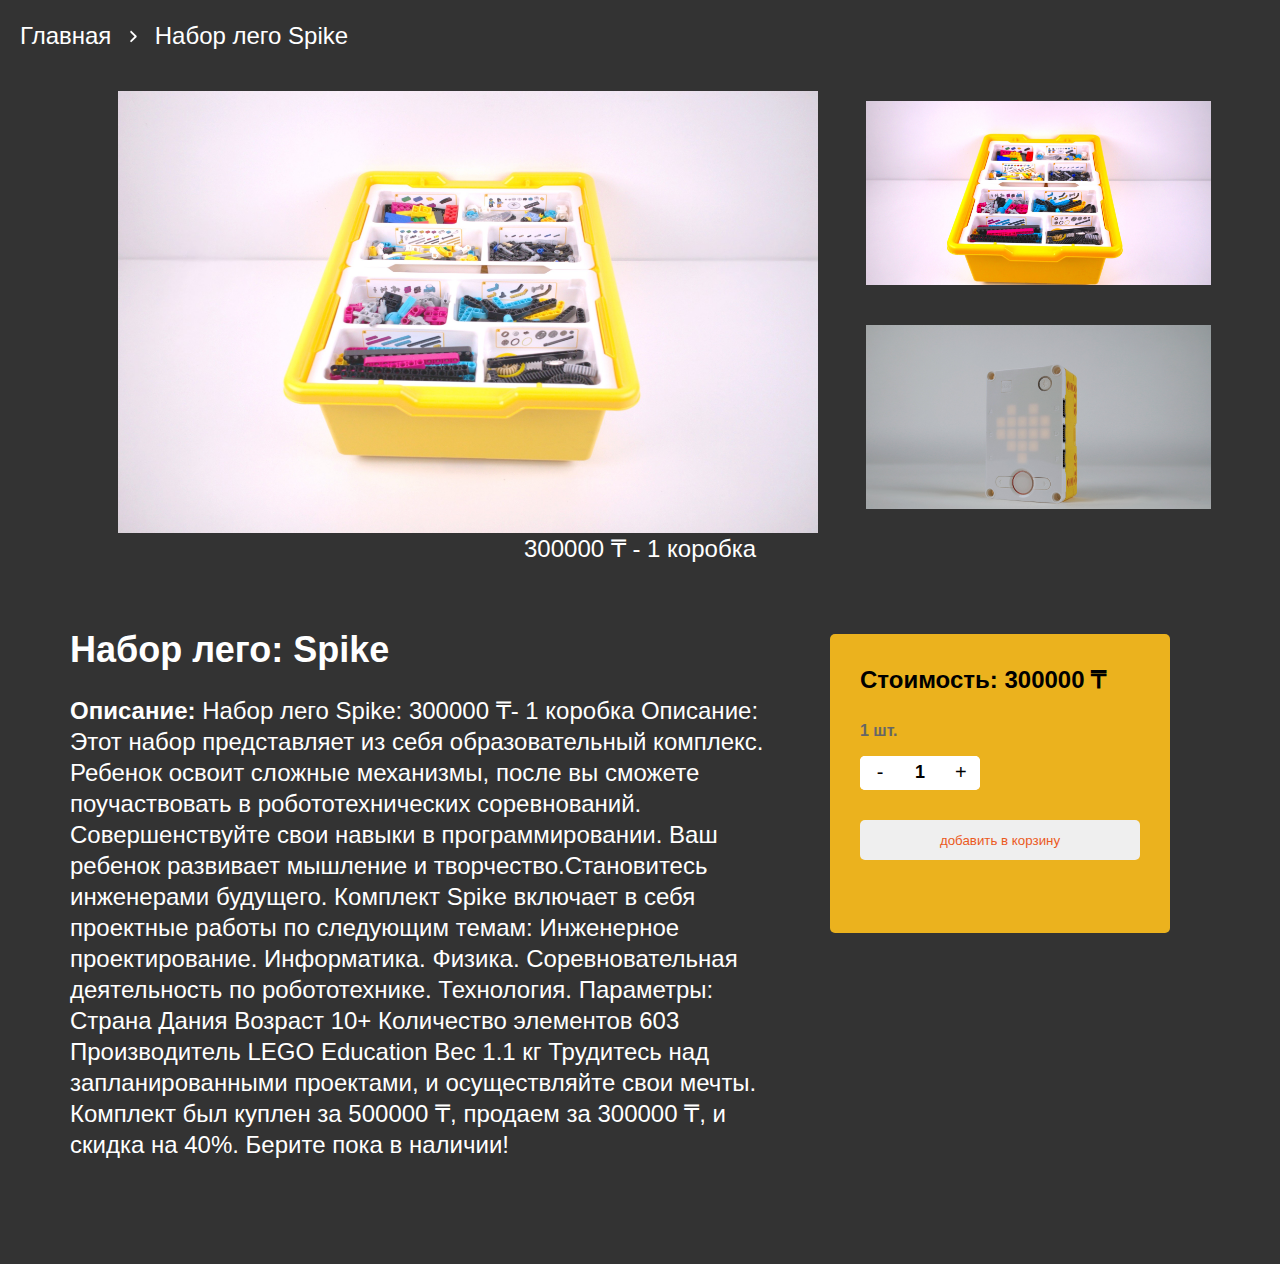
<file: products/Spike.html>
<!DOCTYPE html> 
<html lang="ru">
    <head>
        <meta charset="UTF-8">
        <meta http-equiv="X-UA-Compatible" content="IE=edge">
        <meta name="viewport" content="width=device-width, initial-scale=1.0">
        <link href="/style.css" rel="stylesheet">
        <title>Набор лего Spike</title>
    </head>
    <body>
        <header>
            <nav>
                <a href="../catalog.html" class="glav">Главная</a>
                <svg class="strel" width="20" height="15" fill="#fff" xmlns="http://www.w3.org/2000/svg" viewBox="0 0 256 512"><!--! Font Awesome Pro 6.1.1 by @fontawesome - https://fontawesome.com License - https://fontawesome.com/license (Commercial License) Copyright 2022 Fonticons, Inc. --><path d="M64 448c-8.188 0-16.38-3.125-22.62-9.375c-12.5-12.5-12.5-32.75 0-45.25L178.8 256L41.38 118.6c-12.5-12.5-12.5-32.75 0-45.25s32.75-12.5 45.25 0l160 160c12.5 12.5 12.5 32.75 0 45.25l-160 160C80.38 444.9 72.19 448 64 448z" /></svg>
                <a>Набор лего Spike</a>
            </nav>
        </header>
        <main>
            <div class="Wedo">
                <div class="gallery">
                    <img src="../img/Spike1.jpg" width="320" height="214">
                    <div>
                        <div><img src="/img/Spike2.jpg" width="345" height="214"></div>
                        <div><img src="/img/Spike3.JPG" width="345" height="214"></div>
                    </div>
                </div>
                <h1 class="visually-hidden">Набор лего Spike</h1>
                <span>300000 ₸ - 1 коробка</span>
            </div>
            <div class="row">
                <div>
                    <h2>Набор лего: Spike</h2>
                    <p class="description"><span>Описание:</span> Набор лего Spike: 300000 ₸- 1 коробка 
                        Описание: Этот набор представляет из себя образовательный комплекс. Ребенок освоит сложные механизмы, после вы сможете поучаствовать в робототехнических соревнований. Совершенствуйте свои навыки в программировании. Ваш ребенок развивает мышление и творчество.Становитесь инженерами будущего. Комплект Spike  включает в себя проектные работы по следующим темам:
                        Инженерное проектирование.
                        Информатика.
                        Физика.
                        Соревновательная деятельность по робототехнике.
                        Технология.
                        Параметры: 
                        Страна
                        Дания
                        Возраст
                        10+
                        Количество элементов
                        603
                        Производитель
                        LEGO Education
                        Вес
                        1.1 кг
                        Трудитесь над запланированными проектами, и осуществляйте свои мечты. Комплект был куплен за 500000 ₸, продаем за 300000 ₸, и скидка на 40%. Берите пока в наличии!  
                    </p>
                </div>
                <div class="card product-card">
                    <span class="price">Стоимость: 300000 ₸</span>
                    <div class="cont">
                        <span>1 шт.</span>
                    </div>
                    <div class="buttons button-2">
                        <button class="minus">-</button>
                        <span>1</span>
                        <button class="plus">+</button>
                    </div>
                    <button class="basket bask-2">добавить в корзину</button>
                </div>
            </div>
        </main>
        <footer></footer>
    </body>
</html>
</file>
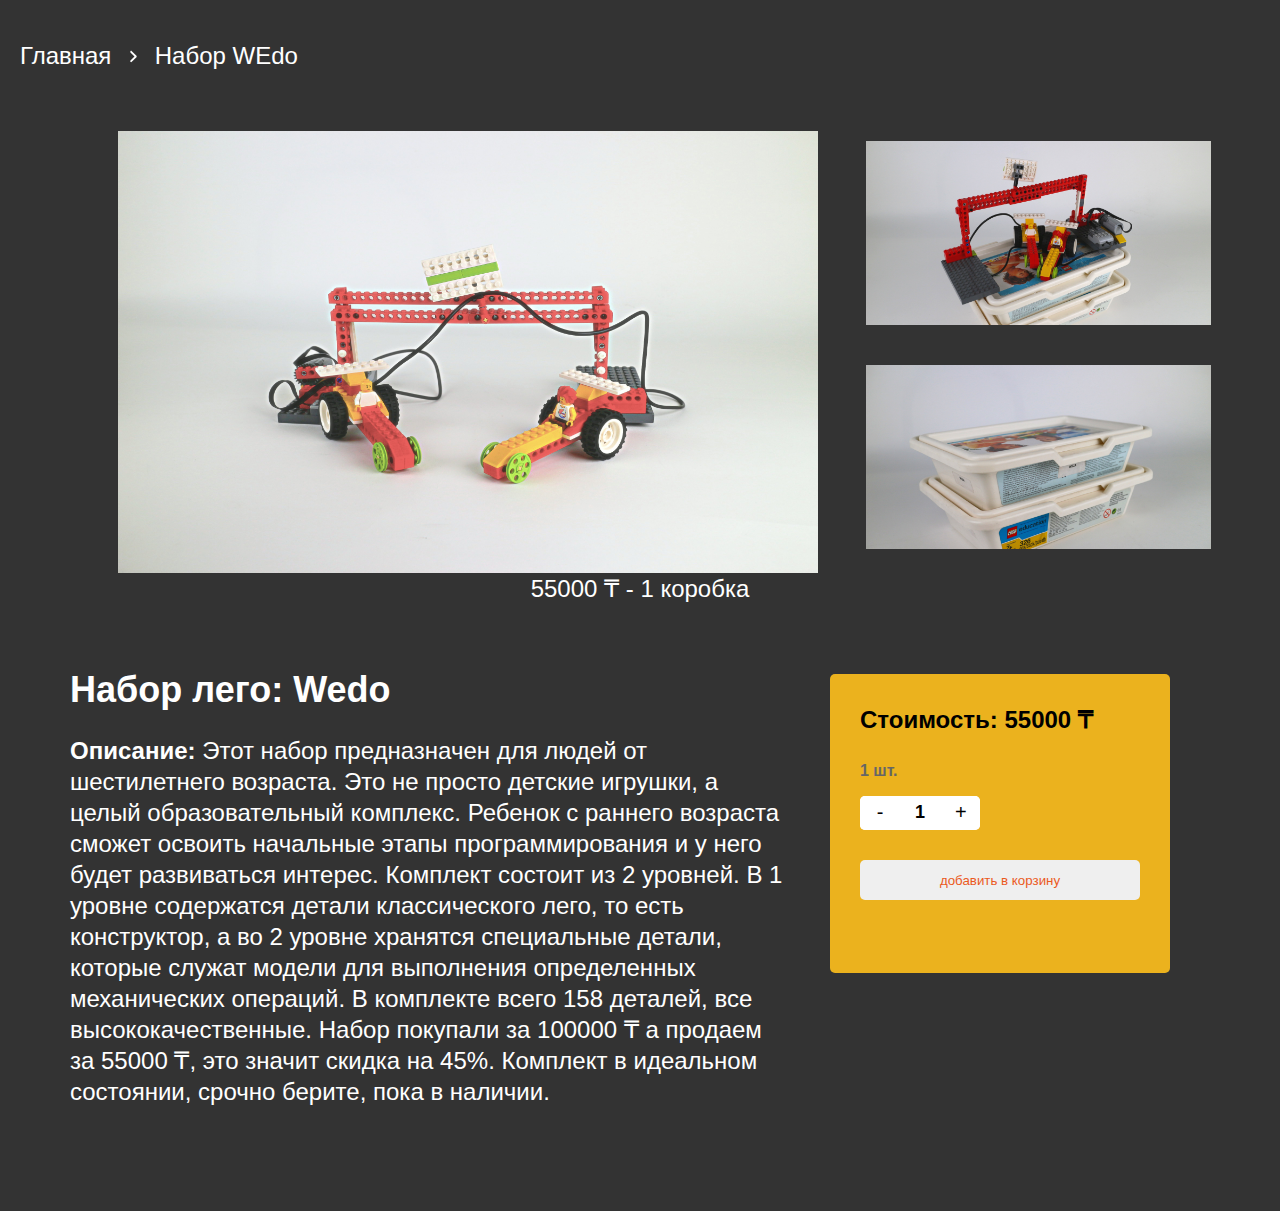
<file: products/Wedo.html>
<!DOCTYPE html>
<html lang="ru">
    <head>
        <meta charset="UTF-8">
        <meta http-equiv="X-UA-Compatible" content="IE=edge">
        <meta name="viewport" content="width=device-width, initial-scale=1.0">
        <link href="/style.css" rel="stylesheet">
        <title>Набор WEdo</title>
    </head>
    <body>
        <header>
            <nav class="main">
                <a href="../catalog.html" class="glav">Главная</a>
                <svg class="strel" width="20" height="15" fill="#fff" xmlns="http://www.w3.org/2000/svg" viewBox="0 0 256 512"><!--! Font Awesome Pro 6.1.1 by @fontawesome - https://fontawesome.com License - https://fontawesome.com/license (Commercial License) Copyright 2022 Fonticons, Inc. --><path d="M64 448c-8.188 0-16.38-3.125-22.62-9.375c-12.5-12.5-12.5-32.75 0-45.25L178.8 256L41.38 118.6c-12.5-12.5-12.5-32.75 0-45.25s32.75-12.5 45.25 0l160 160c12.5 12.5 12.5 32.75 0 45.25l-160 160C80.38 444.9 72.19 448 64 448z" /></svg>

                <a>Набор WEdo</a>
            </nav>
        </header>
        <main>
            <div class="Wedo">
                <div class="gallery">
                    <img src="../img/Wedo.JPG" width="319" height="214">
                    <div>
                        <div><img src="/img/Wedo2.JPG" width="345" height="214"></div>
                        <div><img src="/img/Wedo3.JPG" width="345" height="214"></div>
                    </div>
                </div>
                <h1 class="visually-hidden">Набор лего Wedo</h1>
                <span>55000 ₸ - 1 коробка</span>
            </div>
            <div class="row">
                <div>
                    <h2>Набор лего: Wedo</h2>
                    <p class="description"><span>Описание:</span> Этот набор предназначен для людей от шестилетнего возраста. Это не просто детские игрушки, а целый образовательный комплекс. Ребенок с раннего возраста сможет освоить начальные этапы программирования и  у него будет развиваться интерес. Комплект состоит из 2 уровней.  В 1 уровне содержатся детали классического лего, то есть конструктор, а во 2 уровне хранятся специальные детали, которые служат модели для выполнения определенных механических операций. В комплекте всего 158 деталей, все высококачественные. Набор покупали за 100000 ₸ а продаем за 55000 ₸, это значит скидка на 45%. Комплект в идеальном состоянии, срочно берите, пока в наличии.
                    </p>
                </div>
                <div class="card product-card">
                    <span class="price">Стоимость: 55000 ₸</span>
                    <div class="cont">
                        <span>1 шт.</span>
                    </div>
                    <div class="buttons button-2">
                        <button class="minus">-</button>
                        <span>1</span>
                        <button class="plus">+</button>
                    </div>
                    <button class="basket bask-2">добавить в корзину</button>
                </div>
            </div>
        </main>
        <footer></footer>
    </body>
</html>
</file>
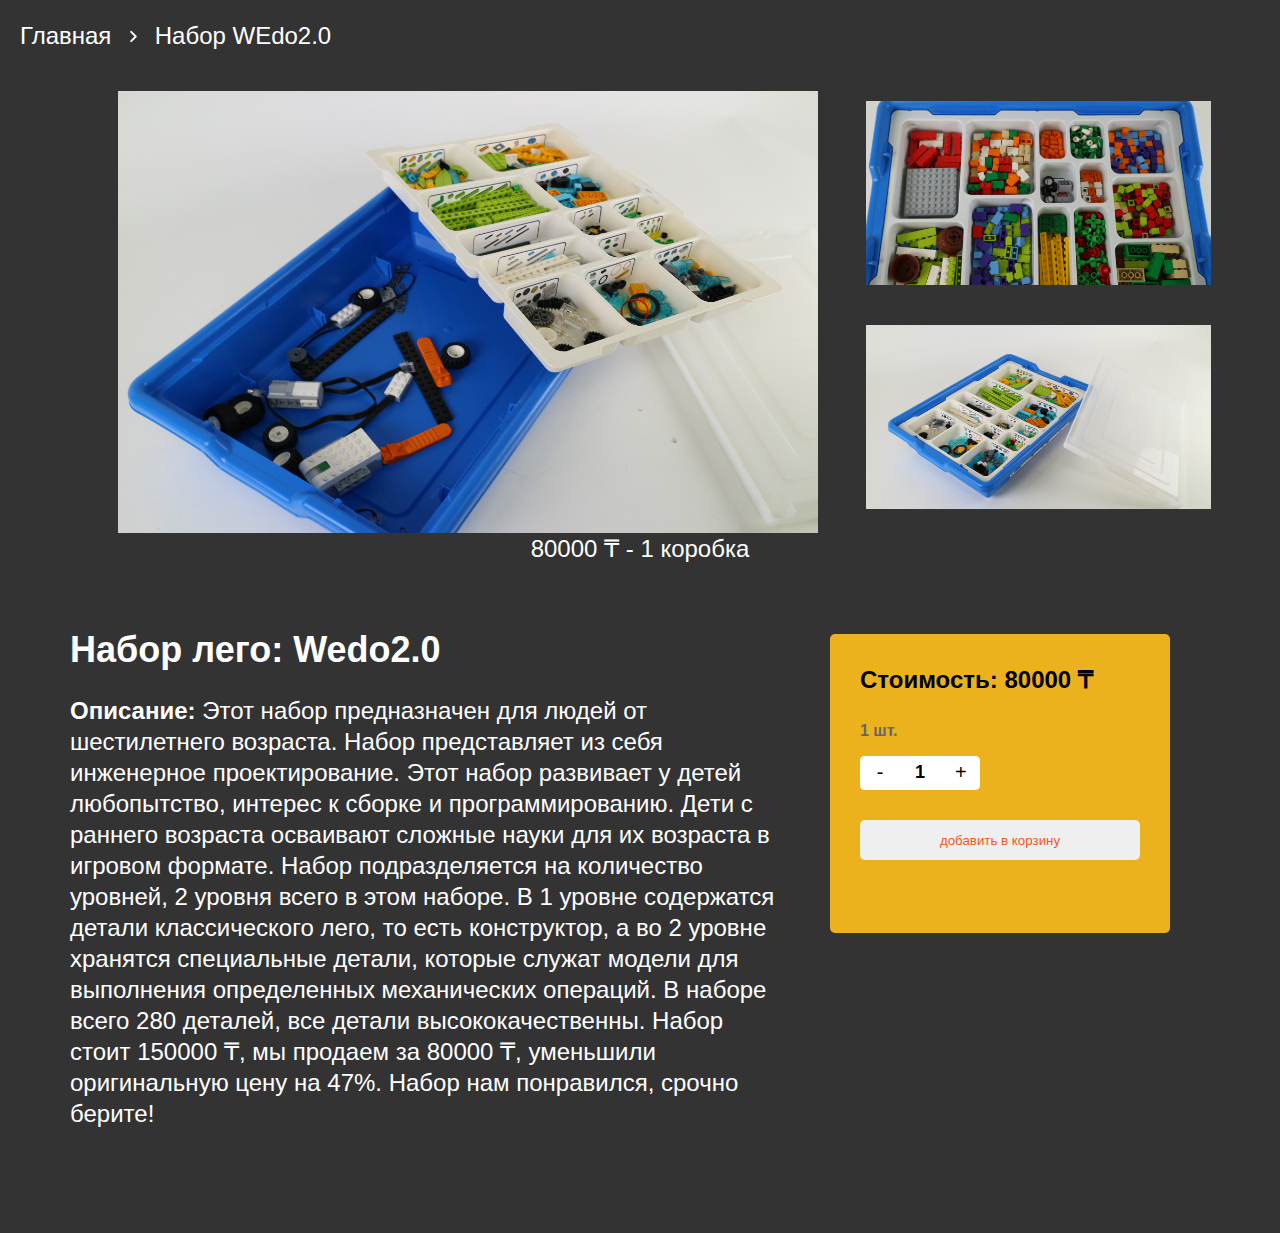
<file: products/Wedo20.html>
<!DOCTYPE html>
<html lang="ru">
    <head>
        <meta charset="UTF-8">
        <meta http-equiv="X-UA-Compatible" content="IE=edge">
        <meta name="viewport" content="width=device-width, initial-scale=1.0">
        <link href="/style.css" rel="stylesheet">
        <title>Набор WEdo2.0</title>
    </head>
    <body>
        <header>
            <nav>
                <a href="../catalog.html" class="glav">Главная</a>
                <svg class="strel" width="20" height="15" fill="#fff" xmlns="http://www.w3.org/2000/svg" viewBox="0 0 256 512"><!--! Font Awesome Pro 6.1.1 by @fontawesome - https://fontawesome.com License - https://fontawesome.com/license (Commercial License) Copyright 2022 Fonticons, Inc. --><path d="M64 448c-8.188 0-16.38-3.125-22.62-9.375c-12.5-12.5-12.5-32.75 0-45.25L178.8 256L41.38 118.6c-12.5-12.5-12.5-32.75 0-45.25s32.75-12.5 45.25 0l160 160c12.5 12.5 12.5 32.75 0 45.25l-160 160C80.38 444.9 72.19 448 64 448z" /></svg>
                <a>Набор WEdo2.0</a>
            </nav>
        </header>
        <main>
            <div class="Wedo">
                <div class="gallery">
                    <img src="/img/Wedo2.0 2.JPG" width="320" height="214">
                    <div>
                        <div><img src="/img/wedo2.0.jpg" width="345" height="214"></div>
                        <div><img src="/img/Wedo 2.0 3.JPG" width="345" height="214"></div>
                    </div>
                </div>
                <h1 class="visually-hidden">Набор лего Wedo2.0</h1>
                <span>80000 ₸ - 1 коробка</span>
            </div>
            <div class="row">
                <div>
                    <h2>Набор лего: Wedo2.0</h2>
                    <p class="description"><span>Описание:</span> Этот набор предназначен для людей от шестилетнего возраста. Набор представляет из себя инженерное проектирование. Этот набор развивает у детей любопытство, интерес к сборке и программированию. Дети с раннего возраста осваивают сложные науки для их возраста в игровом формате. Набор подразделяется на количество уровней, 2 уровня всего в этом наборе. В 1 уровне содержатся детали классического лего, то есть конструктор, а во 2 уровне хранятся специальные детали, которые служат модели для выполнения определенных механических операций. В наборе всего 280 деталей, все  детали высококачественны. Набор стоит 150000 ₸, мы продаем за 80000 ₸, уменьшили оригинальную цену на 47%. Набор нам понравился, срочно берите! 
                    </p>
                </div>
                <div class="card product-card">
                    <span class="price">Стоимость: 80000 ₸</span>
                    <div class="cont">
                        <span>1 шт.</span>
                    </div>
                    <div class="buttons button-2">
                        <button  class="minus">-</button>
                        <span>1</span>
                        <button class="plus">+</button>
                    </div>
                    <button class="basket bask-2">добавить в корзину</button>
                </div>
            </div>
        </main>
        <footer></footer>
    </body>
</html>
</file>
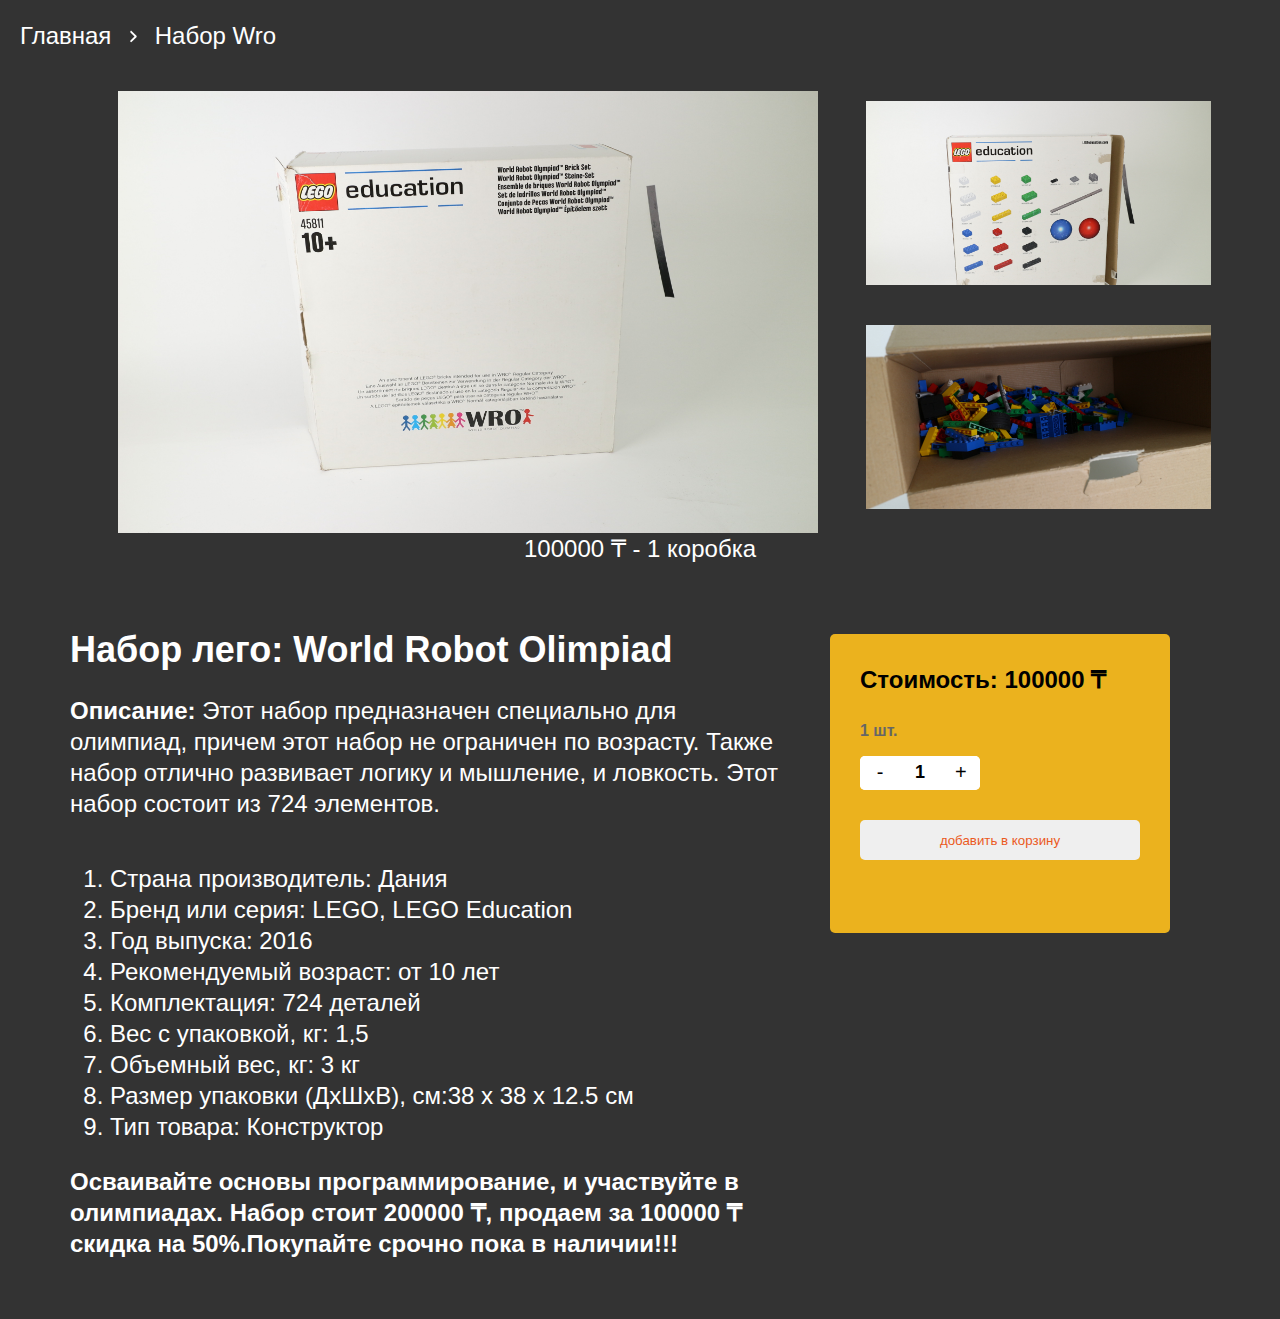
<file: products/WRO.html>
<!DOCTYPE html>
<html lang="ru">
    <head>
        <meta charset="UTF-8">
        <meta http-equiv="X-UA-Compatible" content="IE=edge">
        <meta name="viewport" content="width=device-width, initial-scale=1.0">
        <link href="/style.css" rel="stylesheet">
        <title>Набор Wro</title>
    </head>
    <body>
        <header>
            <nav>
                <a href="../catalog.html" class="glav">Главная</a>
                <svg class="strel" width="20" height="15" fill="#fff" xmlns="http://www.w3.org/2000/svg" viewBox="0 0 256 512"><!--! Font Awesome Pro 6.1.1 by @fontawesome - https://fontawesome.com License - https://fontawesome.com/license (Commercial License) Copyright 2022 Fonticons, Inc. --><path d="M64 448c-8.188 0-16.38-3.125-22.62-9.375c-12.5-12.5-12.5-32.75 0-45.25L178.8 256L41.38 118.6c-12.5-12.5-12.5-32.75 0-45.25s32.75-12.5 45.25 0l160 160c12.5 12.5 12.5 32.75 0 45.25l-160 160C80.38 444.9 72.19 448 64 448z" /></svg>
                <a>Набор Wro</a>
            </nav>
        </header>
        <main>
            <div class="Wedo">
                <div class="gallery">
                    <img src="/img/Wro2.JPG" width="320" height="214">
                    <div>
                        <div><img src="/img/Wro 1.JPG" width="345" height="214"></div>
                        <div><img src="/img/Wro3.JPG" width="345" height="214"></div>
                    </div>
                </div>
                <h1 class="visually-hidden">Набор лего World Robot Olimpiad</h1>
                <span>100000 ₸ - 1 коробка</span>
            </div>
            <div class="row">
                <div>
                    <h2>Набор лего: World Robot Olimpiad</h2>
                    <p class="description"><span>Описание:</span> Этот набор предназначен специально для олимпиад, причем этот набор не ограничен по возрасту. Также набор отлично развивает логику и мышление, и ловкость. Этот набор состоит из 724 элементов.</p>
                        <ol>
                            <li>Страна производитель: Дания</li>  
                            <li>Бренд или серия: LEGO, LEGO Education</li>
                            <li>Год выпуска: 2016</li>
                            <li>Рекомендуемый возраст: от 10 лет</li>
                            <li>Комплектация: 724 деталей</li>
                            <li>Вес с упаковкой, кг: 1,5</li>
                            <li>Объемный вес, кг: 3 кг</li>
                            <li>Размер упаковки (ДхШхВ), см:38 х 38 х 12.5 см</li>
                            <li>Тип товара: Конструктор</li>
                        </ol>
                        <span>Осваивайте основы программирование, и участвуйте в олимпиадах. Набор стоит 200000 ₸, продаем за 100000 ₸ скидка на 50%.Покупайте срочно пока в наличии!!!
                        </span>
                    </div>
                <div class="card product-card">
                    <span class="price">Стоимость: 100000 ₸</span>
                    <div class="cont">
                        <span>1 шт.</span>
                    </div>
                    <div class="buttons button-2">
                        <button class="minus">-</button>
                        <span>1</span>
                        <button class="plus">+</button>
                    </div>
                    <button class="basket bask-2">добавить в корзину</button>
                </div>
            </div>
        </main>
        <footer></footer>
    </body>
</html>
</file>
<file: style.css>
@font-face {
    font-family: PT Sans, sans-serif;
    src: url(/fonts/PTSans-Regular.ttf);
    font-weight: 400;
}

@font-face {
    font-family: PT Sans, sans-serif;
    src: url(/fonts/PTSans-Bold.ttf);
    font-weight: 700;
}

body {
    margin: 0 auto;
    font-family: PT Sans, sans-serif;
    font-size: 24px; 
    line-height: 31px;
    color: #fff;
    font-weight: 400;
    background-color: rgb(51, 51, 51);
    padding: 20px;
}

.visually-hidden {
    font-size: 0;
    line-height: 0;
    padding: 0;
    margin: 0;
    width: 0;
    height: 0;
}

.logo {
    background-color: #fff;
    margin: 40px auto 30px;
    display: block;
}

html{
    background-color: #fff;
}

.moto{
    font-size: 30px;
    line-height: 39px;
    text-align: center;
    margin: 0 0 90px;
}

.card {
    background-color: #ebb21e;
    margin: 30px auto;
    padding: 20px;
    border-radius: 5px;
    color: #000;
    width: 300px;
}

.card img {
    border-radius: 5px;
    display: block;
    margin: 0 auto;
}

.card a {
    display: block;
    text-decoration: none;
    text-align: center;
    color: #000;
    margin: 15px 0 30px;
}
.card a:hover{
    color: #eb5a1e;
}
.count {
    position: relative;
    left: calc(50% - 17px);
    font-size: 16px;
    color: #666;
}

.buttons {
    background-color: #fff;
    width: max-content;
    border-radius: 5px;
    font-size: 18px;
    height: 34px;
}

.buttons button {
    border: none;
    background-color: #fff;
    font-size: 20px;
    width: 40px;
    height: 100%;
    padding: 5px 15px 6px;
    vertical-align: middle;
   
    
}

.buttons button:hover {
    background-color: #eb5a1e;
}

.buttons span {
    padding: 0 10px 5px;
}

.minus {
    border-radius:  5px 0 0 5px;
}

.plus {
    border-radius: 0 5px 5px 0;
}

.row {
    display: flex;
    flex-direction: row;
    justify-content: space-between;
    margin-bottom: 20px;
}

.row span {
    font-weight: 700;
}

.basket {
    display: flex;
    flex-direction: row;
    width: 100%;
    height: 40px;
    justify-content: center;
    align-items: center;
    border: none;
    border-radius: 5px;
    color: #eb5a1e;
    line-height: 21px;
    margin-bottom: 10px;
    cursor: pointer;
}

.basket:hover {
    border: 1px #eb5a1e solid;
    font-weight: 400;
    box-shadow: 0 4px 4px rgba(0, 0, 0, 0.15);
}

.basket:active {
    border: 1px;
    color: #666;
    box-shadow: 0 4px 4px rgba(0 , 0, 0, 0.15);
}

.form {
    background-color: #ddd;
    color: #000;
    border-radius: 5px;
    padding: 20px;
    margin: 0 auto;
    font-size: 20px;
    margin-bottom: 70px;
    width: 300px;
    
}

fieldset {
    border: none;
    margin: 0;
    padding: 0;
    font-weight: 700;

}

.form input {
    padding: 10px 20px;
    width: 240px;
    border-radius: 5px;
    background-color: #eee;
    border: 1px solid #d7d7d7;
    margin: 10px 0;
    outline: #eb5a1e;

}

.form p {
    margin: 10px 0;
}

.form p span {
    font-weight: 700;
}

.cost {
    color: #eb5a1e;
}
.form button {
    width: 140px;
    height: 40px;
    background-color: #2fc035;
    border-radius: 5px;
    color: #fff;
    border: none;
    font-weight: 700;
    cursor: pointer;
}

.form button:hover {
    box-shadow: 0 4px 4px rgba(0 , 0, 0, 0.25);
    background-color: #ddd;
    color: #000;
    border: 1px solid #000;
}

.Wedo img {
    margin: 30px 10px 20px;
}

.main {
    margin: 20px 0;
}

.Wedo span {
    display: block;
    text-align: center;
}

.description {
    padding-bottom: 20px;
}

.product-card {
    padding: 30px;
}


.price {
    font-weight: 700;
}

.cont {
    margin-top: 20px;
    font-size: 16px;
    font-weight: 400;
    color: #666;
}

.bask-2 {
    margin-top: 30px;
}

.button-2 {
    margin-top: 10px;
}

.form svg {
    display: none;
}

.glav {
    color: #fff;
    text-decoration: none;
}

.glav:hover {
    color: #eb5a1e;

}

.strel {
    width: 30px;
}

.gallery div img {
    display: none;
}

.row div {
    max-width: 720px;
}

.Wedo + .row {
    margin: 40px 50px;
}

@media(min-width: 768px) {
    .catalog {
        display: flex;
        flex-direction: row;
        flex-wrap: wrap;
        
    }

    .logo {
        width: 400px;
        height: auto;
    }
    
    .moto {
        font-size: 40px;
        line-height: 40px;
    }

    .form {
        width: 89%;
        position: relative;
    }
    
    .form svg {
        display: block;
        position: absolute;
        right: 50px;
        top: 90px;
        width: 190px;
        height: auto;
        fill: #eb5a1e;

    }

    .Wedo img {
        display: block;
        margin: 30px auto 20px;
        width: 500px;
        height: auto;
    }
    .product-card {
        display: block;
        align-items: center;
        margin: auto;

    }


}


@media(min-width: 1024px) {
    .catalog {
        display: flex;
        flex-direction: row;
        flex-wrap: wrap;
    }

    .logo {
        width: 592px;
        height: auto;
    }

    .catalog-container {
        display: flex;
        flex-direction: row;
    }

    .catalog {
        max-width: 800px;
        margin: 0 75px;
    }

    .form {
        max-width: 320px;
        height: 540px;
        margin: 30px;
    }

    .card {
        margin: 30px 40px 30px;
        width: 280px;
    }

    .form svg {
        top: 380px;
        left: 40px;
        width: 160px;
    }

    .gallery div img {
        display: block;
        object-fit: cover;
        width: 345px;
        height: 214px;
        object-fit: 50% 50%;
    }

    .gallery>img {
        display: block;
        height: 442px;
        width: 700px;
        margin: 0 48px;
        margin-top: 40px;
    }


    .gallery {
        display: flex;
        flex-direction: row;
        justify-content: center;
    }

    .gallery div {
        margin-top: 10px;
    }

    .gallery div div {
        width: 345px;
        height: 214px;
        overflow: hidden;
    }

    .product-card {
        height: 239px;
    }

}
</file>
